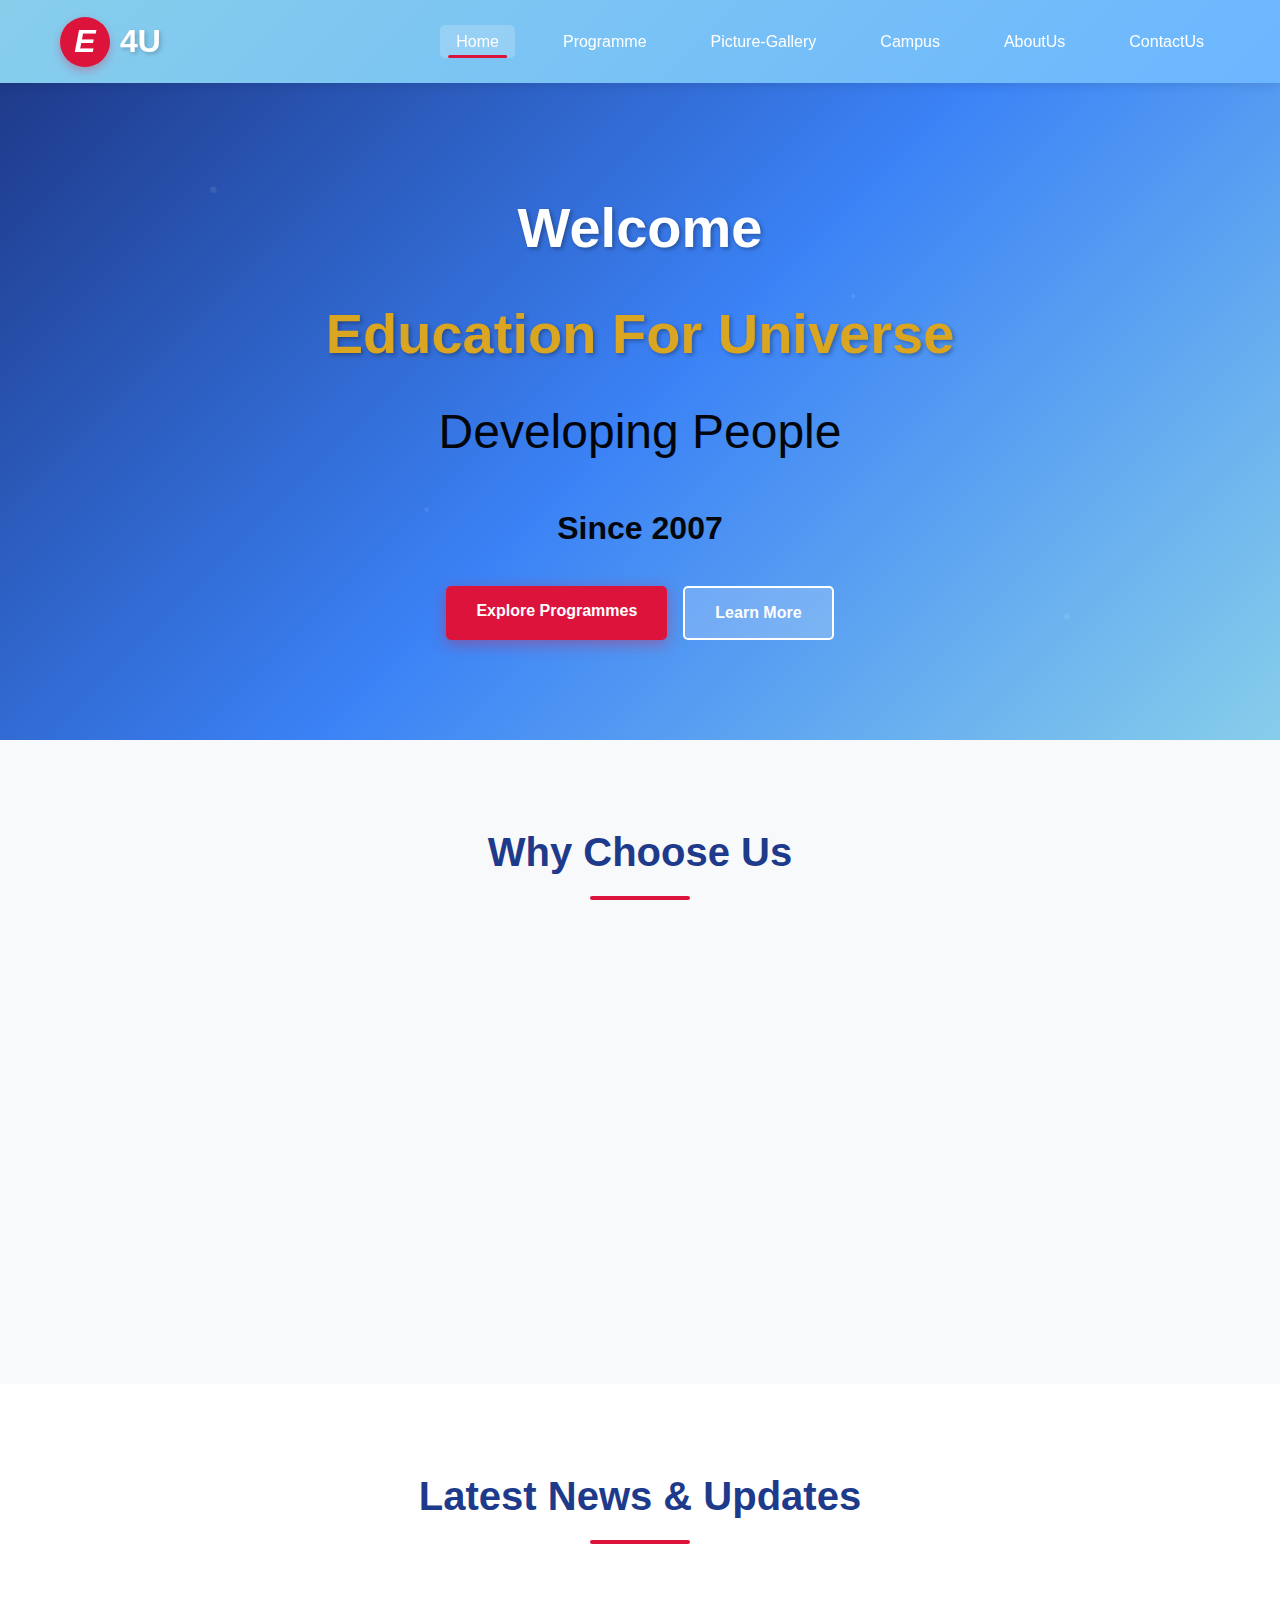
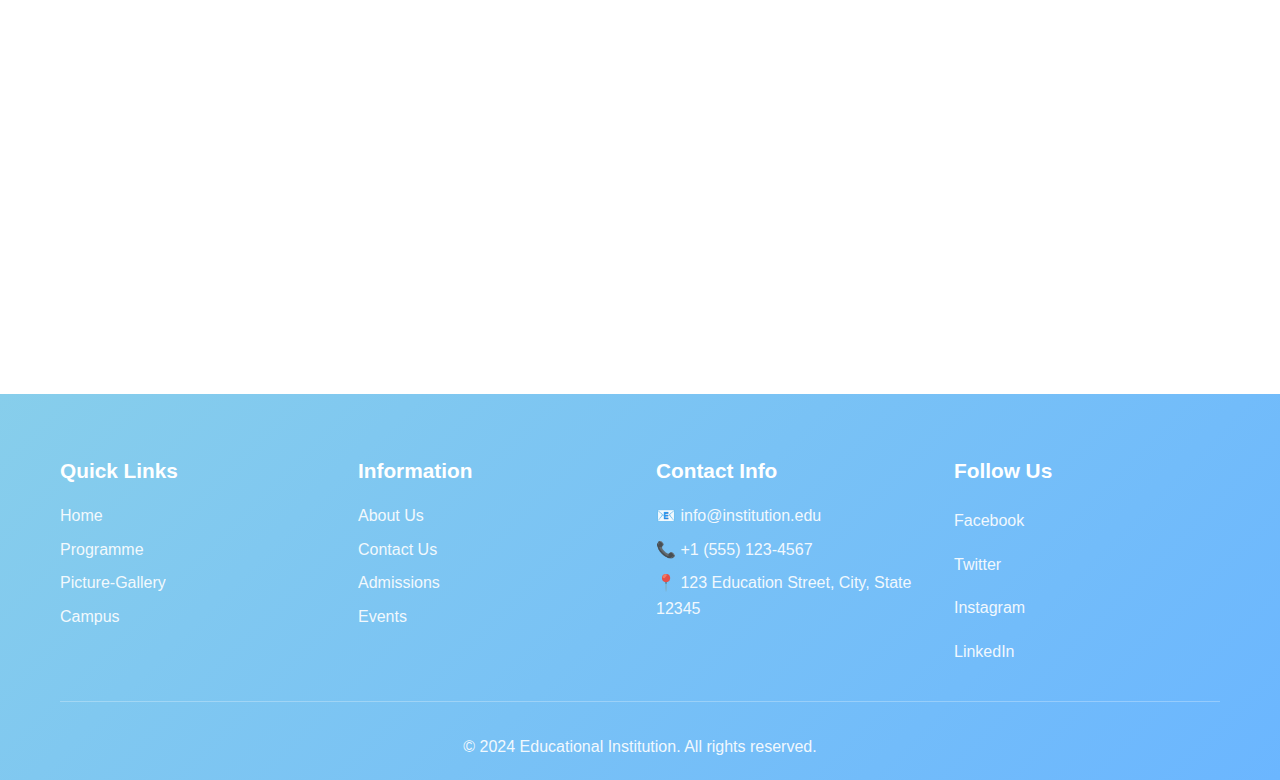
<file: index.html>
<!DOCTYPE html>
<html lang="en">
<head>
    <meta charset="UTF-8">
    <meta name="viewport" content="width=device-width, initial-scale=1.0">
    <title>Education For Universe</title>
    <link rel="stylesheet" href="styles.css">
</head>
<body>
    <!-- Header -->
    <header class="header">
        <div class="container">
            <div class="logo">
                <div class="logo-circle">E</div>
                <span class="logo-text">4U</span>
            </div>
            <nav class="navbar" id="navbar">
                <ul class="nav-menu" id="nav-menu">
                    <li><a href="index.html" class="nav-link active">Home</a></li>
                    <li><a href="programme.html" class="nav-link">Programme</a></li>
                    <li><a href="picture-gallery.html" class="nav-link">Picture-Gallery</a></li>
                    <li><a href="campus.html" class="nav-link">Campus</a></li>
                    <li><a href="aboutus.html" class="nav-link">AboutUs</a></li>
                    <li><a href="contactus.html" class="nav-link">ContactUs</a></li>
                </ul>
                <div class="hamburger" id="hamburger">
                    <span></span>
                    <span></span>
                    <span></span>
                </div>
            </nav>
        </div>
    </header>

    <!-- Main Content -->
    <main class="main-content">
        <!-- Hero Section -->
        <section class="hero">
            <div class="hero-overlay"></div>
            <div class="hero-content">
                 <h1 class="hero-title">Welcome</h1>
                <h1 class="hero-title"style="color: goldenrod;">Education For Universe</h1>
                <p class="hero-subtitle" style="font-size: 300%;color: black;">Developing People</p>
                <h1 class="hero-subtitle" style="color: black;font-size: 200%;" >Since 2007</h1>
                <div class="hero-buttons">
                    <a href="programme.html" class="btn btn-primary">Explore Programmes</a>
                    <a href="aboutus.html" class="btn btn-secondary">Learn More</a>
                </div>
            </div>
        </section>

        <!-- Features Section -->
        <section class="features">
            <div class="container">
                <h2 class="section-title">Why Choose Us</h2>
                <div class="features-grid">
                    <div class="feature-card">
                        <div class="feature-icon">📚</div>
                        <h3>Quality Education</h3>
                        <p>Comprehensive curriculum designed to prepare students for success in their chosen fields.</p>
                    </div>
                    <div class="feature-card">
                        <div class="feature-icon">🎓</div>
                        <h3>Expert Faculty</h3>
                        <p>Learn from experienced professionals and industry experts dedicated to your success.</p>
                    </div>
                    <div class="feature-card">
                        <div class="feature-icon">🏆</div>
                        <h3>Excellence</h3>
                        <p>Commitment to academic excellence and continuous improvement in all programs.</p>
                    </div>
                    <div class="feature-card">
                        <div class="feature-icon">🌐</div>
                        <h3>Modern Facilities</h3>
                        <p>State-of-the-art facilities and resources to support your learning journey.</p>
                    </div>
                </div>
            </div>
        </section>

        <!-- News Section -->
        <section class="news">
            <div class="container">
                <h2 class="section-title">Latest News & Updates</h2>
                <div class="news-grid">
                    <article class="news-card">
                        <div class="news-date">Dec 27, 2024</div>
                        <h3>New Programme Launch</h3>
                        <p>We're excited to announce our new innovative programme starting next semester.</p>
                        <a href="programme.html" class="read-more">Read More →</a>
                    </article>
                    <article class="news-card">
                        <div class="news-date">Dec 20, 2024</div>
                        <h3>Campus Expansion</h3>
                        <p>Our new state-of-the-art facilities are now open for students and faculty.</p>
                        <a href="campus.html" class="read-more">Read More →</a>
                    </article>
                    <article class="news-card">
                        <div class="news-date">Dec 15, 2024</div>
                        <h3>Student Achievements</h3>
                        <p>Congratulations to our students for their outstanding achievements this year.</p>
                        <a href="picture-gallery.html" class="read-more">Read More →</a>
                    </article>
                </div>
            </div>
        </section>
    </main>

    <!-- Footer -->
    <footer class="footer">
        <div class="container">
            <div class="footer-content">
                <div class="footer-section">
                    <h3>Quick Links</h3>
                    <ul>
                        <li><a href="index.html">Home</a></li>
                        <li><a href="programme.html">Programme</a></li>
                        <li><a href="picture-gallery.html">Picture-Gallery</a></li>
                        <li><a href="campus.html">Campus</a></li>
                    </ul>
                </div>
                <div class="footer-section">
                    <h3>Information</h3>
                    <ul>
                        <li><a href="aboutus.html">About Us</a></li>
                        <li><a href="contactus.html">Contact Us</a></li>
                        <li><a href="#">Admissions</a></li>
                        <li><a href="#">Events</a></li>
                    </ul>
                </div>
                <div class="footer-section">
                    <h3>Contact Info</h3>
                    <p>📧 info@institution.edu</p>
                    <p>📞 +1 (555) 123-4567</p>
                    <p>📍 123 Education Street, City, State 12345</p>
                </div>
                <div class="footer-section">
                    <h3>Follow Us</h3>
                    <div class="social-links">
                        <a href="#" class="social-link">Facebook</a>
                        <a href="#" class="social-link">Twitter</a>
                        <a href="#" class="social-link">Instagram</a>
                        <a href="#" class="social-link">LinkedIn</a>
                    </div>
                </div>
            </div>
            <div class="footer-bottom">
                <p>&copy; 2024 Educational Institution. All rights reserved.</p>
            </div>
        </div>
    </footer>

    <script src="script.js"></script>
</body>
</html>
</file>
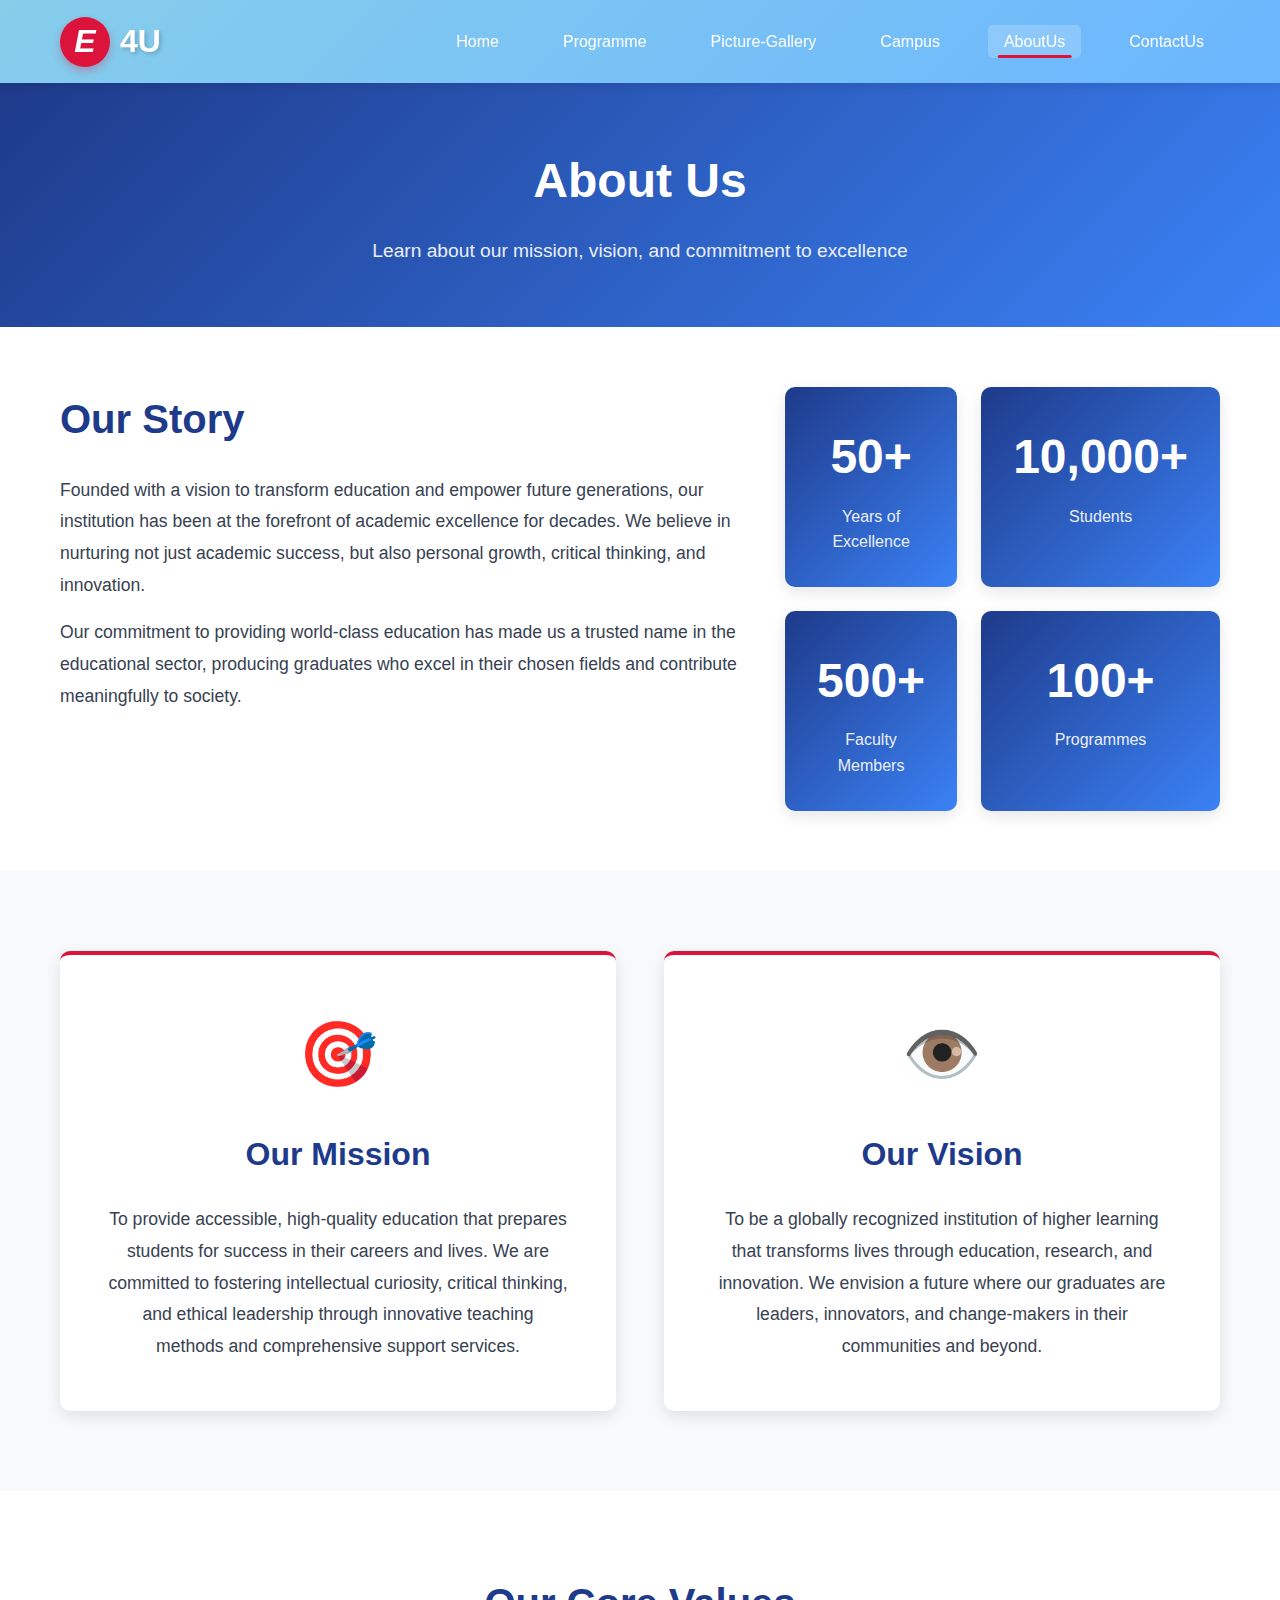
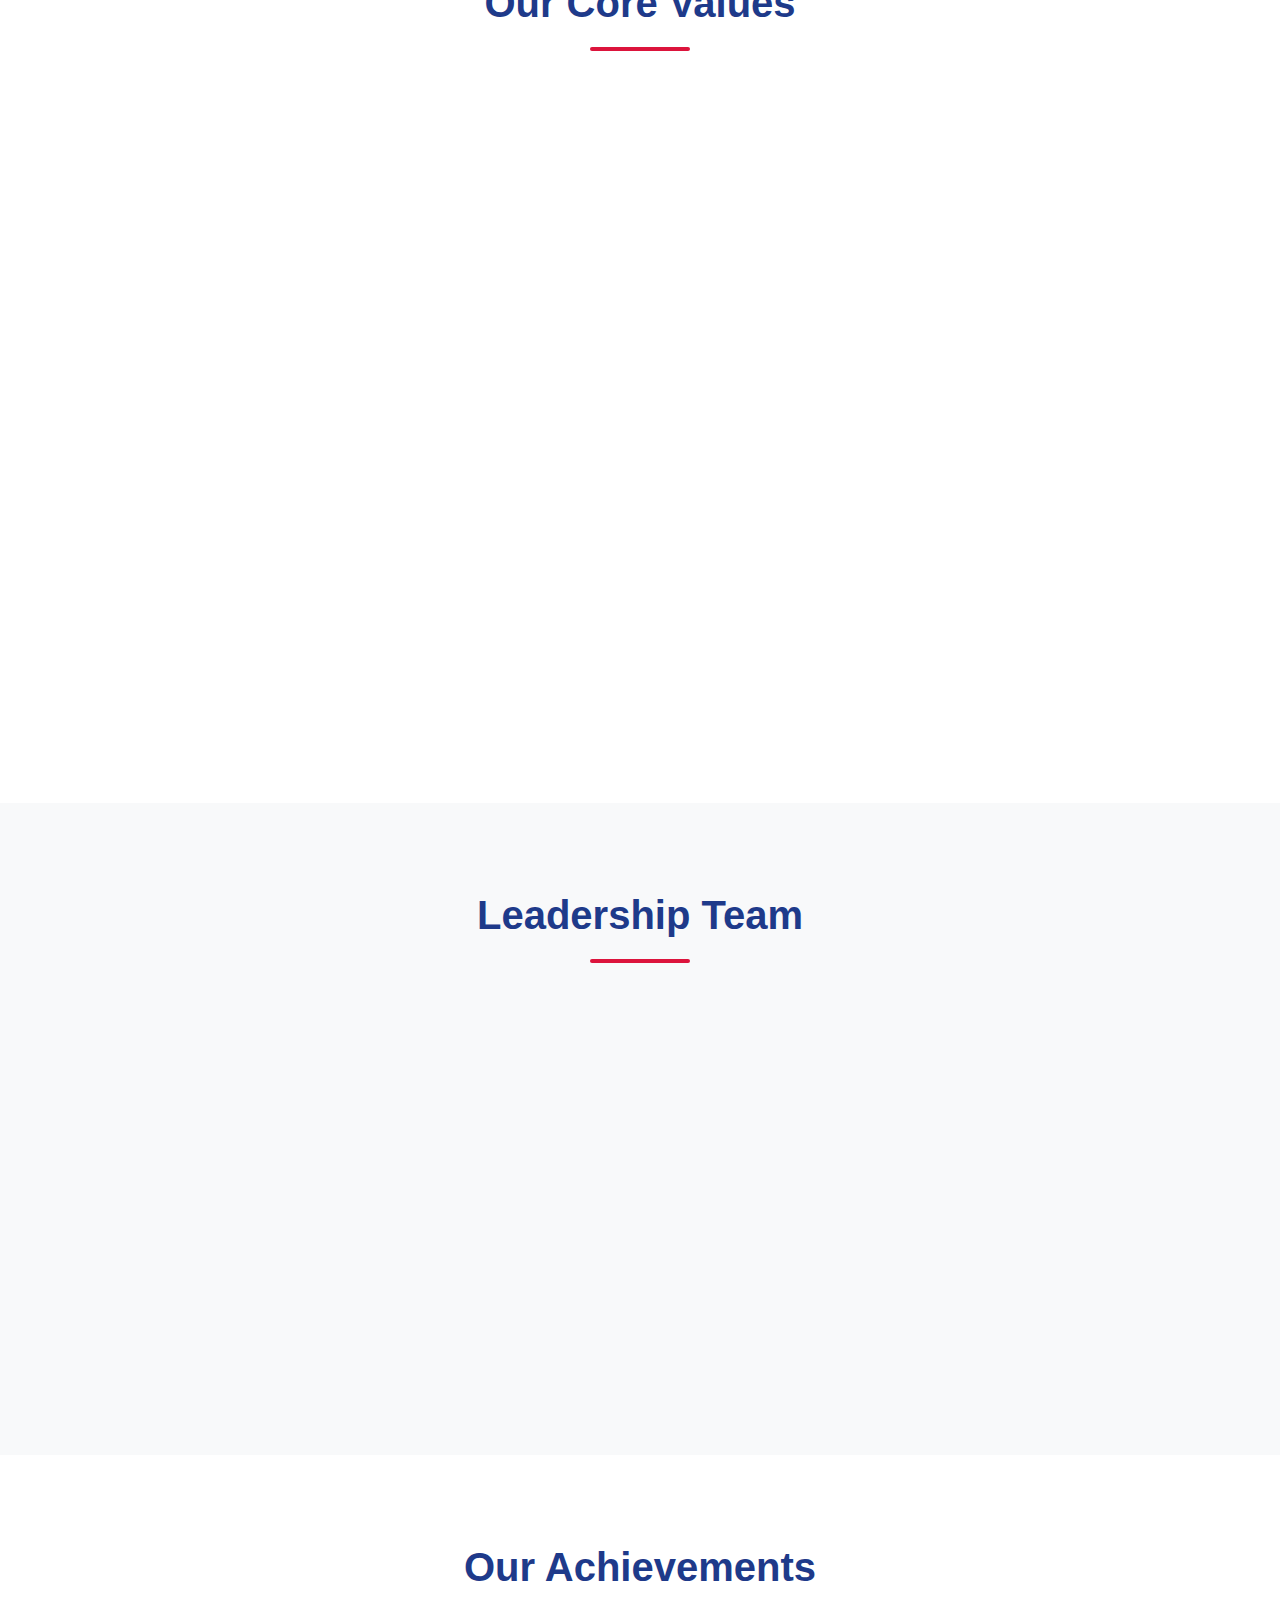
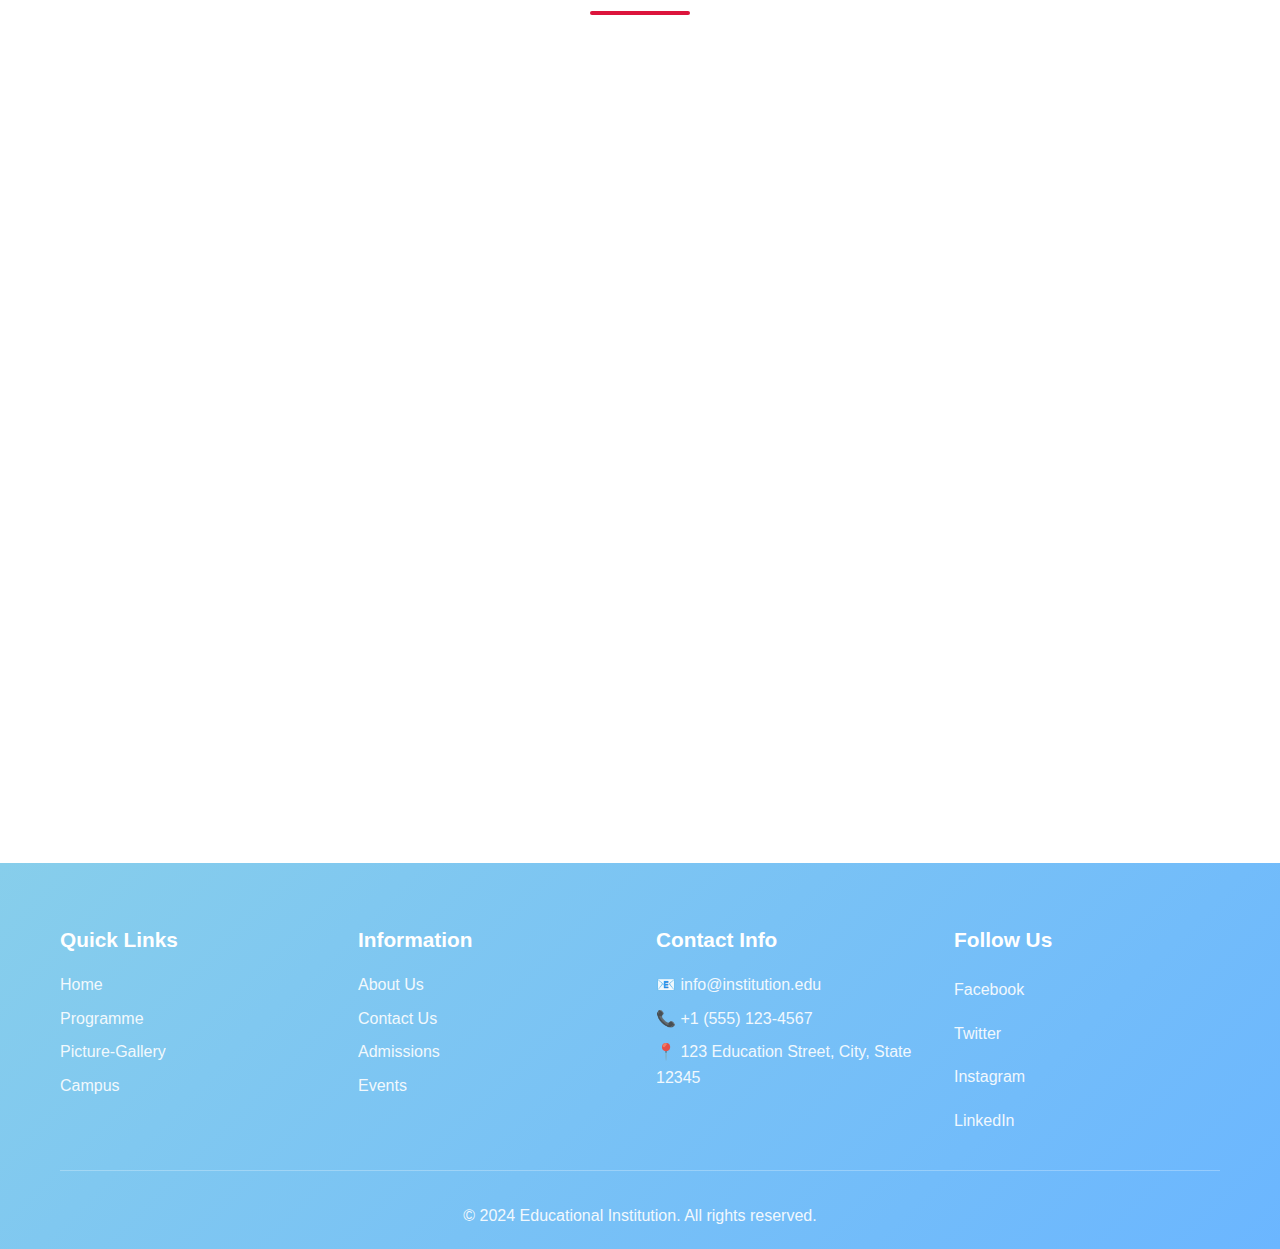
<file: aboutus.html>
<!DOCTYPE html>
<html lang="en">
<head>
    <meta charset="UTF-8">
    <meta name="viewport" content="width=device-width, initial-scale=1.0">
    <title>About Us - Educational Institution</title>
    <link rel="stylesheet" href="styles.css">
</head>
<body>
    <!-- Header -->
    <header class="header">
        <div class="container">
            <div class="logo">
                <div class="logo-circle">E</div>
                <span class="logo-text">4U</span>
            </div>
            <nav class="navbar" id="navbar">
                <ul class="nav-menu" id="nav-menu">
                    <li><a href="index.html" class="nav-link">Home</a></li>
                    <li><a href="programme.html" class="nav-link">Programme</a></li>
                    <li><a href="picture-gallery.html" class="nav-link">Picture-Gallery</a></li>
                    <li><a href="campus.html" class="nav-link">Campus</a></li>
                    <li><a href="aboutus.html" class="nav-link active">AboutUs</a></li>
                    <li><a href="contactus.html" class="nav-link">ContactUs</a></li>
                </ul>
                <div class="hamburger" id="hamburger">
                    <span></span>
                    <span></span>
                    <span></span>
                </div>
            </nav>
        </div>
    </header>

    <!-- Main Content -->
    <main class="main-content">
        <section class="page-header">
            <div class="container">
                <h1>About Us</h1>
                <p>Learn about our mission, vision, and commitment to excellence</p>
            </div>
        </section>

        <section class="about-intro">
            <div class="container">
                <div class="about-content">
                    <div class="about-text">
                        <h2>Our Story</h2>
                        <p>Founded with a vision to transform education and empower future generations, our institution has been at the forefront of academic excellence for decades. We believe in nurturing not just academic success, but also personal growth, critical thinking, and innovation.</p>
                        <p>Our commitment to providing world-class education has made us a trusted name in the educational sector, producing graduates who excel in their chosen fields and contribute meaningfully to society.</p>
                    </div>
                    <div class="about-stats">
                        <div class="stat-item">
                            <div class="stat-number">50+</div>
                            <div class="stat-label">Years of Excellence</div>
                        </div>
                        <div class="stat-item">
                            <div class="stat-number">10,000+</div>
                            <div class="stat-label">Students</div>
                        </div>
                        <div class="stat-item">
                            <div class="stat-number">500+</div>
                            <div class="stat-label">Faculty Members</div>
                        </div>
                        <div class="stat-item">
                            <div class="stat-number">100+</div>
                            <div class="stat-label">Programmes</div>
                        </div>
                    </div>
                </div>
            </div>
        </section>

        <section class="mission-vision">
            <div class="container">
                <div class="mv-grid">
                    <div class="mv-card">
                        <div class="mv-icon">🎯</div>
                        <h2>Our Mission</h2>
                        <p>To provide accessible, high-quality education that prepares students for success in their careers and lives. We are committed to fostering intellectual curiosity, critical thinking, and ethical leadership through innovative teaching methods and comprehensive support services.</p>
                    </div>
                    <div class="mv-card">
                        <div class="mv-icon">👁️</div>
                        <h2>Our Vision</h2>
                        <p>To be a globally recognized institution of higher learning that transforms lives through education, research, and innovation. We envision a future where our graduates are leaders, innovators, and change-makers in their communities and beyond.</p>
                    </div>
                </div>
            </div>
        </section>

        <section class="values">
            <div class="container">
                <h2 class="section-title">Our Core Values</h2>
                <div class="values-grid">
                    <div class="value-card">
                        <div class="value-icon">✨</div>
                        <h3>Excellence</h3>
                        <p>We strive for excellence in all aspects of education, research, and service.</p>
                    </div>
                    <div class="value-card">
                        <div class="value-icon">🤝</div>
                        <h3>Integrity</h3>
                        <p>We maintain the highest standards of honesty, ethics, and transparency.</p>
                    </div>
                    <div class="value-card">
                        <div class="value-icon">🌍</div>
                        <h3>Diversity</h3>
                        <p>We celebrate and embrace diversity in all its forms within our community.</p>
                    </div>
                    <div class="value-card">
                        <div class="value-icon">💡</div>
                        <h3>Innovation</h3>
                        <p>We encourage creative thinking and innovative solutions to complex problems.</p>
                    </div>
                    <div class="value-card">
                        <div class="value-icon">❤️</div>
                        <h3>Respect</h3>
                        <p>We treat everyone with dignity, respect, and compassion.</p>
                    </div>
                    <div class="value-card">
                        <div class="value-icon">🚀</div>
                        <h3>Growth</h3>
                        <p>We are committed to continuous improvement and personal development.</p>
                    </div>
                </div>
            </div>
        </section>

        <section class="leadership">
            <div class="container">
                <h2 class="section-title">Leadership Team</h2>
                <div class="leadership-grid">
                    <div class="leader-card">
                        <div class="leader-avatar">👤</div>
                        <h3>Dr. John Smith</h3>
                        <p class="leader-title">President</p>
                        <p>Leading our institution with vision and dedication for over 10 years.</p>
                    </div>
                    <div class="leader-card">
                        <div class="leader-avatar">👤</div>
                        <h3>Dr. Sarah Johnson</h3>
                        <p class="leader-title">Vice President Academic</p>
                        <p>Overseeing academic excellence and curriculum development.</p>
                    </div>
                    <div class="leader-card">
                        <div class="leader-avatar">👤</div>
                        <h3>Dr. Michael Brown</h3>
                        <p class="leader-title">Dean of Students</p>
                        <p>Ensuring student success and well-being across all programs.</p>
                    </div>
                    <div class="leader-card">
                        <div class="leader-avatar">👤</div>
                        <h3>Dr. Emily Davis</h3>
                        <p class="leader-title">Director of Research</p>
                        <p>Promoting research excellence and innovation initiatives.</p>
                    </div>
                </div>
            </div>
        </section>

        <section class="achievements">
            <div class="container">
                <h2 class="section-title">Our Achievements</h2>
                <div class="achievements-list">
                    <div class="achievement-item">
                        <div class="achievement-icon">🏆</div>
                        <div class="achievement-content">
                            <h3>Top Ranked Institution</h3>
                            <p>Ranked among the top 10 educational institutions in the region for five consecutive years.</p>
                        </div>
                    </div>
                    <div class="achievement-item">
                        <div class="achievement-icon">🌟</div>
                        <div class="achievement-content">
                            <h3>Accreditation Excellence</h3>
                            <p>Fully accredited by leading educational accreditation bodies with outstanding ratings.</p>
                        </div>
                    </div>
                    <div class="achievement-item">
                        <div class="achievement-icon">📊</div>
                        <div class="achievement-content">
                            <h3>High Employment Rate</h3>
                            <p>95% of our graduates secure employment within six months of graduation.</p>
                        </div>
                    </div>
                    <div class="achievement-item">
                        <div class="achievement-icon">🔬</div>
                        <div class="achievement-content">
                            <h3>Research Excellence</h3>
                            <p>Over 500 research publications and numerous patents in the past five years.</p>
                        </div>
                    </div>
                </div>
            </div>
        </section>
    </main>

    <!-- Footer -->
    <footer class="footer">
        <div class="container">
            <div class="footer-content">
                <div class="footer-section">
                    <h3>Quick Links</h3>
                    <ul>
                        <li><a href="index.html">Home</a></li>
                        <li><a href="programme.html">Programme</a></li>
                        <li><a href="picture-gallery.html">Picture-Gallery</a></li>
                        <li><a href="campus.html">Campus</a></li>
                    </ul>
                </div>
                <div class="footer-section">
                    <h3>Information</h3>
                    <ul>
                        <li><a href="aboutus.html">About Us</a></li>
                        <li><a href="contactus.html">Contact Us</a></li>
                        <li><a href="#">Admissions</a></li>
                        <li><a href="#">Events</a></li>
                    </ul>
                </div>
                <div class="footer-section">
                    <h3>Contact Info</h3>
                    <p>📧 info@institution.edu</p>
                    <p>📞 +1 (555) 123-4567</p>
                    <p>📍 123 Education Street, City, State 12345</p>
                </div>
                <div class="footer-section">
                    <h3>Follow Us</h3>
                    <div class="social-links">
                        <a href="#" class="social-link">Facebook</a>
                        <a href="#" class="social-link">Twitter</a>
                        <a href="#" class="social-link">Instagram</a>
                        <a href="#" class="social-link">LinkedIn</a>
                    </div>
                </div>
            </div>
            <div class="footer-bottom">
                <p>&copy; 2024 Educational Institution. All rights reserved.</p>
            </div>
        </div>
    </footer>

    <script src="script.js"></script>
</body>
</html>
</file>
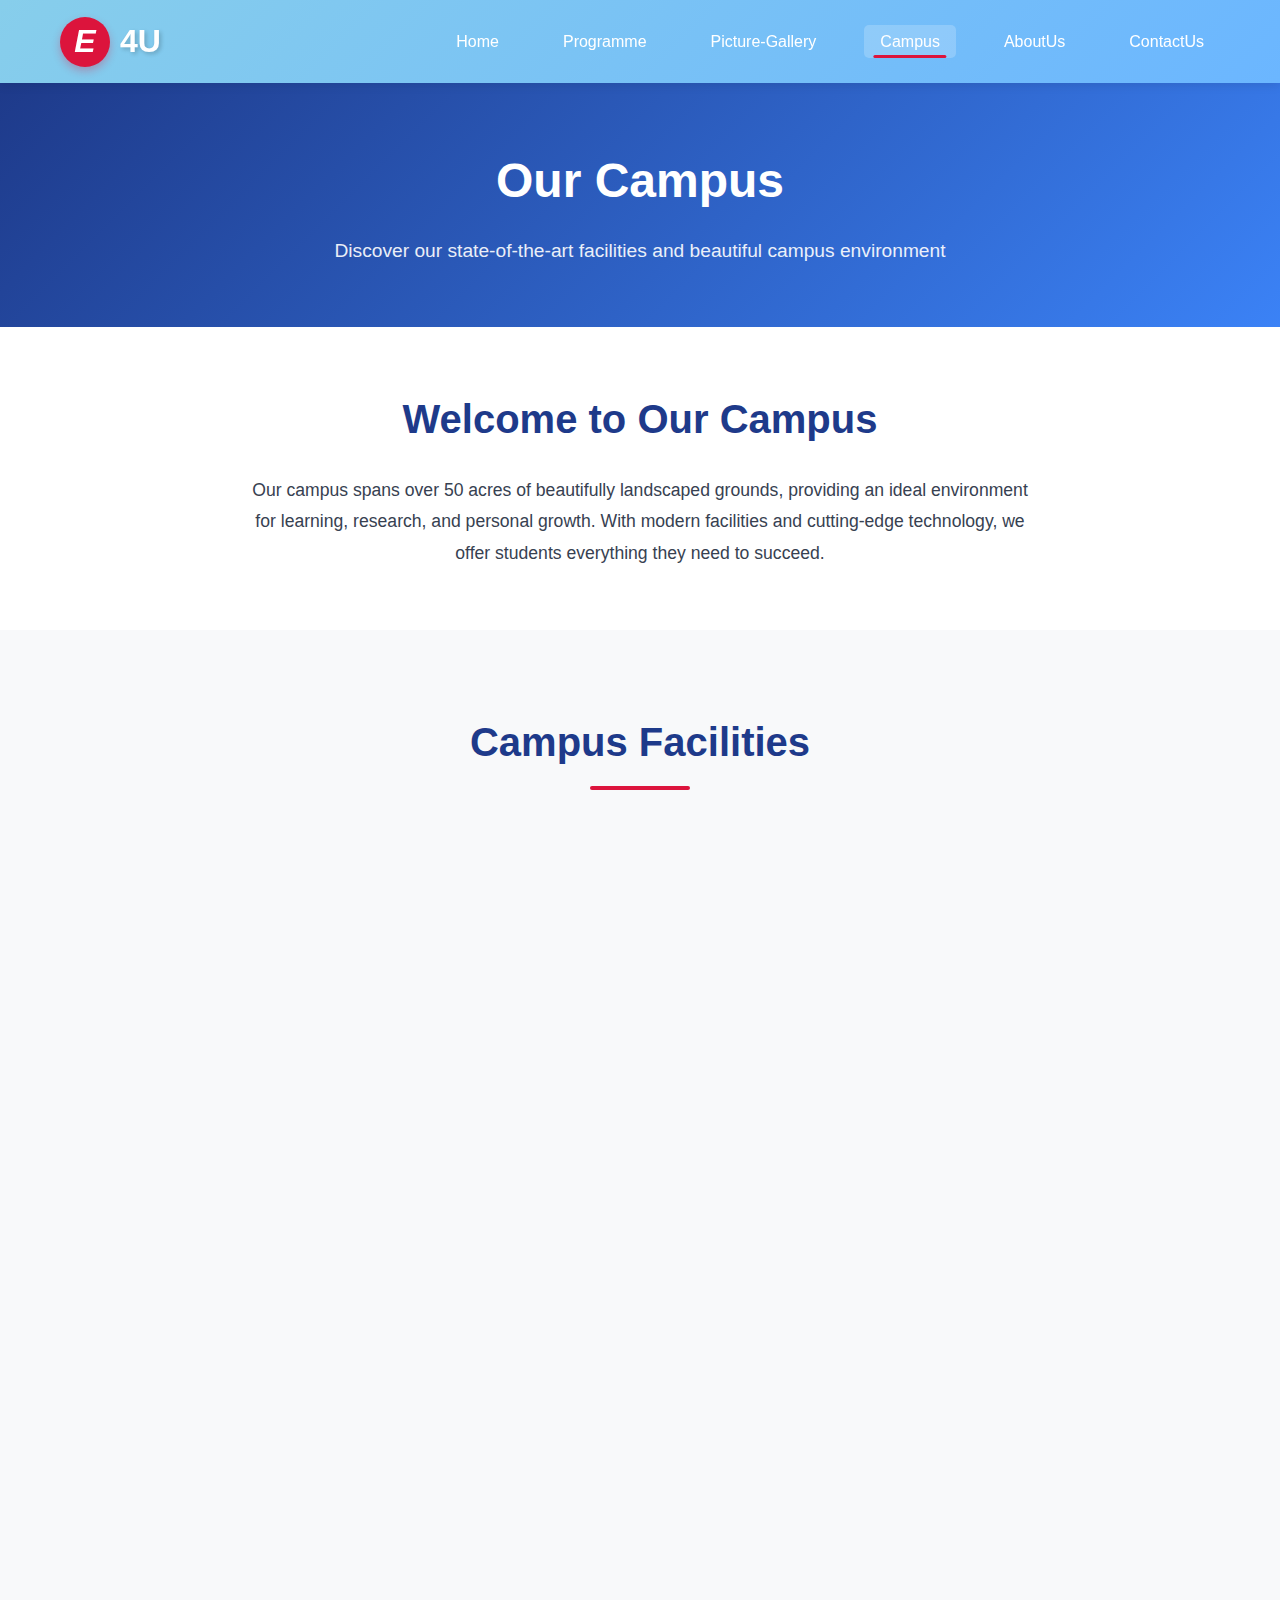
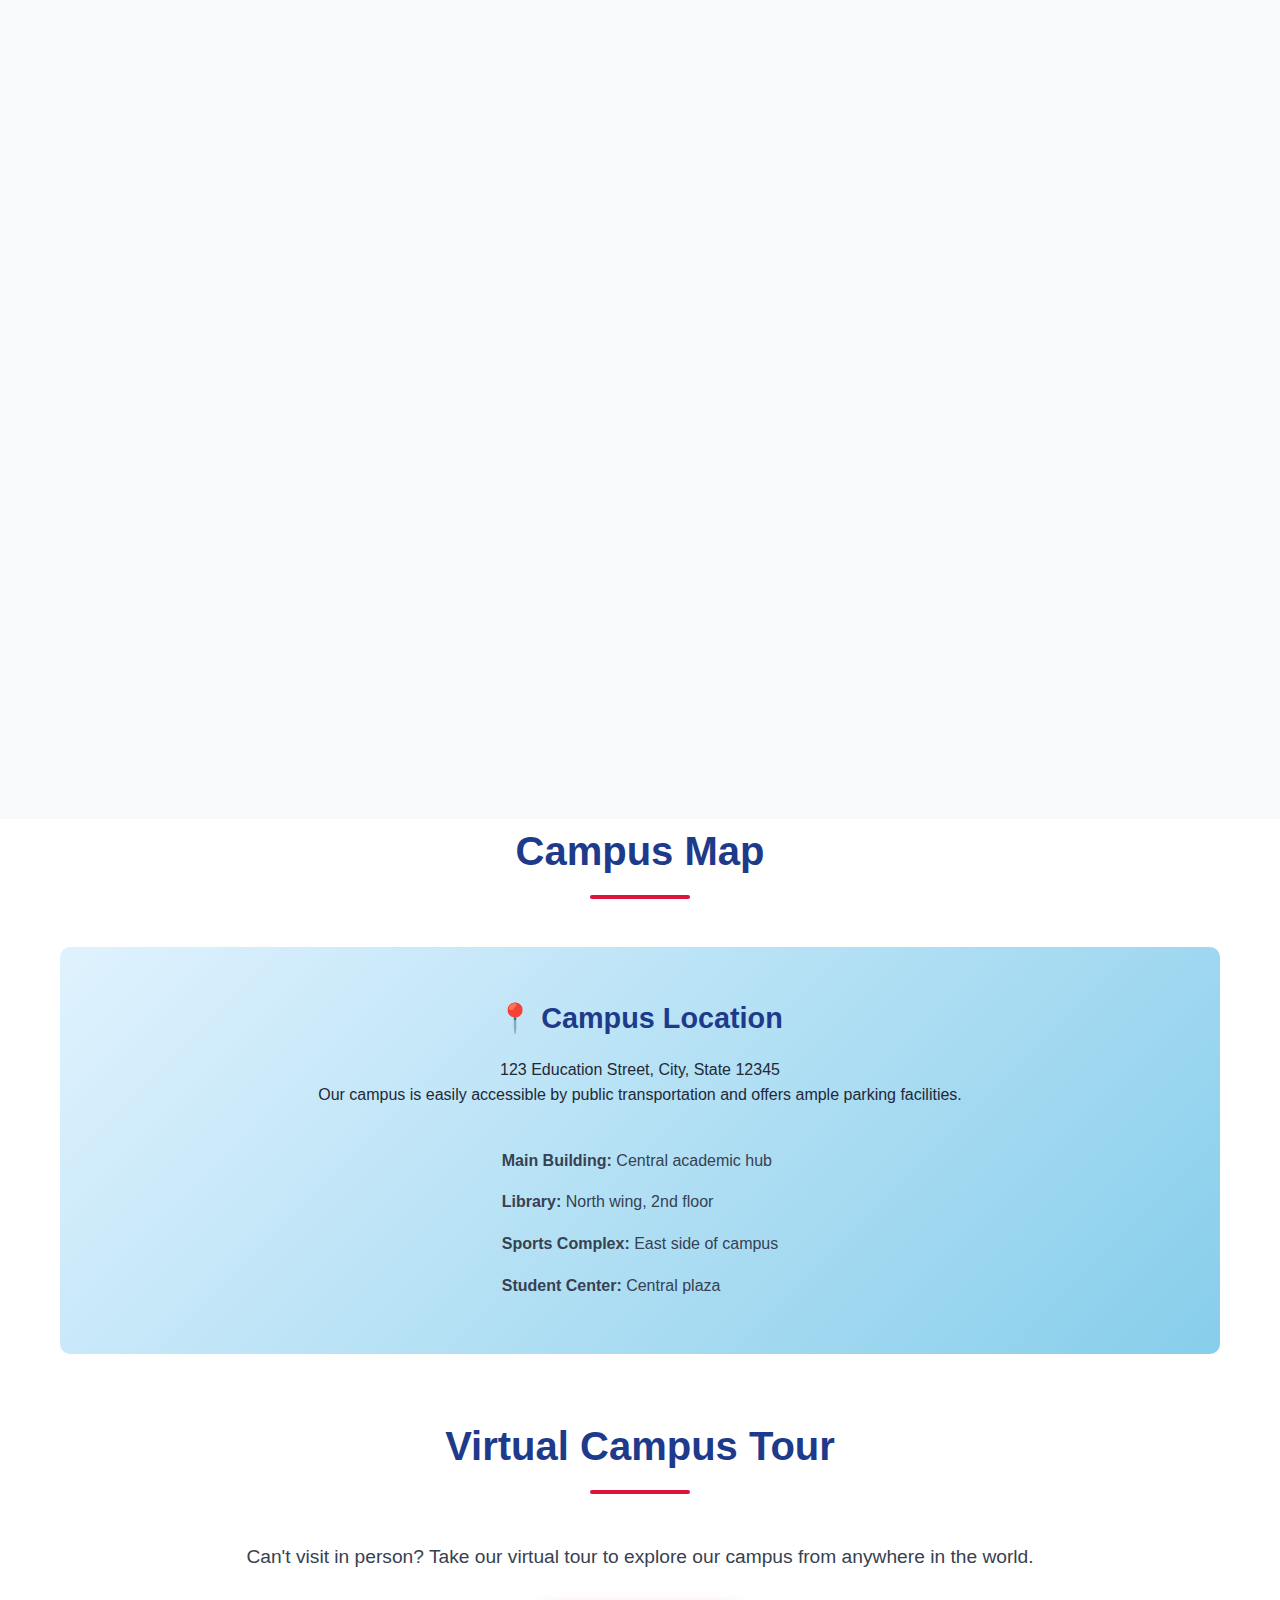
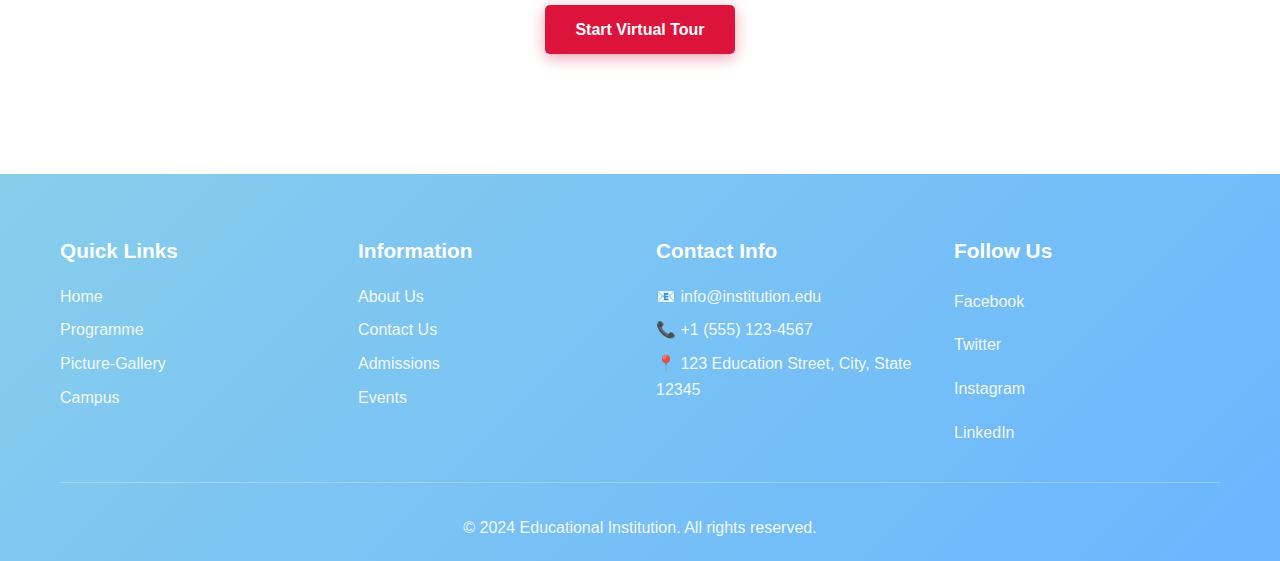
<file: campus.html>
<!DOCTYPE html>
<html lang="en">
<head>
    <meta charset="UTF-8">
    <meta name="viewport" content="width=device-width, initial-scale=1.0">
    <title>Campus - Educational Institution</title>
    <link rel="stylesheet" href="styles.css">
</head>
<body>
    <!-- Header -->
    <header class="header">
        <div class="container">
            <div class="logo">
                <div class="logo-circle">E</div>
                <span class="logo-text">4U</span>
            </div>
            <nav class="navbar" id="navbar">
                <ul class="nav-menu" id="nav-menu">
                    <li><a href="index.html" class="nav-link">Home</a></li>
                    <li><a href="programme.html" class="nav-link">Programme</a></li>
                    <li><a href="picture-gallery.html" class="nav-link">Picture-Gallery</a></li>
                    <li><a href="campus.html" class="nav-link active">Campus</a></li>
                    <li><a href="aboutus.html" class="nav-link">AboutUs</a></li>
                    <li><a href="contactus.html" class="nav-link">ContactUs</a></li>
                </ul>
                <div class="hamburger" id="hamburger">
                    <span></span>
                    <span></span>
                    <span></span>
                </div>
            </nav>
        </div>
    </header>

    <!-- Main Content -->
    <main class="main-content">
        <section class="page-header">
            <div class="container">
                <h1>Our Campus</h1>
                <p>Discover our state-of-the-art facilities and beautiful campus environment</p>
            </div>
        </section>

        <section class="campus-overview">
            <div class="container">
                <div class="campus-intro">
                    <h2>Welcome to Our Campus</h2>
                    <p>Our campus spans over 50 acres of beautifully landscaped grounds, providing an ideal environment for learning, research, and personal growth. With modern facilities and cutting-edge technology, we offer students everything they need to succeed.</p>
                </div>
            </div>
        </section>

        <section class="facilities">
            <div class="container">
                <h2 class="section-title">Campus Facilities</h2>
                <div class="facilities-grid">
                    <div class="facility-card">
                        <div class="facility-icon">📚</div>
                        <h3>Library & Learning Center</h3>
                        <p>Our extensive library houses over 100,000 books, digital resources, and quiet study spaces. Open 24/7 during exam periods.</p>
                        <ul>
                            <li>100,000+ Books</li>
                            <li>Digital Resources</li>
                            <li>Study Rooms</li>
                            <li>Computer Access</li>
                        </ul>
                    </div>
                    <div class="facility-card">
                        <div class="facility-icon">🔬</div>
                        <h3>Science Laboratories</h3>
                        <p>State-of-the-art laboratories equipped with the latest technology for physics, chemistry, biology, and engineering research.</p>
                        <ul>
                            <li>Modern Equipment</li>
                            <li>Safety Standards</li>
                            <li>Research Support</li>
                            <li>Expert Supervision</li>
                        </ul>
                    </div>
                    <div class="facility-card">
                        <div class="facility-icon">💻</div>
                        <h3>Computer Labs</h3>
                        <p>Fully equipped computer laboratories with high-speed internet and the latest software for all your computing needs.</p>
                        <ul>
                            <li>High-Speed Internet</li>
                            <li>Latest Software</li>
                            <li>24/7 Access</li>
                            <li>Technical Support</li>
                        </ul>
                    </div>
                    <div class="facility-card">
                        <div class="facility-icon">🏃</div>
                        <h3>Sports Complex</h3>
                        <p>Comprehensive sports facilities including gymnasium, swimming pool, tennis courts, and outdoor fields for various sports.</p>
                        <ul>
                            <li>Gymnasium</li>
                            <li>Swimming Pool</li>
                            <li>Tennis Courts</li>
                            <li>Outdoor Fields</li>
                        </ul>
                    </div>
                    <div class="facility-card">
                        <div class="facility-icon">🍽️</div>
                        <h3>Dining Facilities</h3>
                        <p>Multiple dining options including cafeteria, coffee shops, and food courts offering diverse cuisines and healthy meal options.</p>
                        <ul>
                            <li>Main Cafeteria</li>
                            <li>Coffee Shops</li>
                            <li>Food Courts</li>
                            <li>Healthy Options</li>
                        </ul>
                    </div>
                    <div class="facility-card">
                        <div class="facility-icon">🏠</div>
                        <h3>Student Housing</h3>
                        <p>Comfortable on-campus housing with modern amenities, study areas, and 24/7 security for a safe living environment.</p>
                        <ul>
                            <li>Modern Dormitories</li>
                            <li>Study Areas</li>
                            <li>24/7 Security</li>
                            <li>Recreation Rooms</li>
                        </ul>
                    </div>
                    <div class="facility-card">
                        <div class="facility-icon">🎭</div>
                        <h3>Arts & Culture Center</h3>
                        <p>Dedicated spaces for performing arts, exhibitions, and cultural events including theater, art galleries, and music rooms.</p>
                        <ul>
                            <li>Theater</li>
                            <li>Art Galleries</li>
                            <li>Music Rooms</li>
                            <li>Exhibition Spaces</li>
                        </ul>
                    </div>
                    <div class="facility-card">
                        <div class="facility-icon">🏥</div>
                        <h3>Health & Wellness Center</h3>
                        <p>On-campus health center providing medical services, counseling, and wellness programs for students and staff.</p>
                        <ul>
                            <li>Medical Services</li>
                            <li>Counseling</li>
                            <li>Wellness Programs</li>
                            <li>Emergency Care</li>
                        </ul>
                    </div>
                </div>
            </div>
        </section>

        <section class="campus-map">
            <div class="container">
                <h2 class="section-title">Campus Map</h2>
                <div class="map-container">
                    <div class="map-placeholder">
                        <div class="map-info">
                            <h3>📍 Campus Location</h3>
                            <p>123 Education Street, City, State 12345</p>
                            <p>Our campus is easily accessible by public transportation and offers ample parking facilities.</p>
                            <div class="map-features">
                                <div class="map-feature">
                                    <strong>Main Building:</strong> Central academic hub
                                </div>
                                <div class="map-feature">
                                    <strong>Library:</strong> North wing, 2nd floor
                                </div>
                                <div class="map-feature">
                                    <strong>Sports Complex:</strong> East side of campus
                                </div>
                                <div class="map-feature">
                                    <strong>Student Center:</strong> Central plaza
                                </div>
                            </div>
                        </div>
                    </div>
                </div>
            </div>
        </section>

        <section class="virtual-tour">
            <div class="container">
                <h2 class="section-title">Virtual Campus Tour</h2>
                <div class="tour-content">
                    <p>Can't visit in person? Take our virtual tour to explore our campus from anywhere in the world.</p>
                    <a href="#" class="btn btn-primary">Start Virtual Tour</a>
                </div>
            </div>
        </section>
    </main>

    <!-- Footer -->
    <footer class="footer">
        <div class="container">
            <div class="footer-content">
                <div class="footer-section">
                    <h3>Quick Links</h3>
                    <ul>
                        <li><a href="index.html">Home</a></li>
                        <li><a href="programme.html">Programme</a></li>
                        <li><a href="picture-gallery.html">Picture-Gallery</a></li>
                        <li><a href="campus.html">Campus</a></li>
                    </ul>
                </div>
                <div class="footer-section">
                    <h3>Information</h3>
                    <ul>
                        <li><a href="aboutus.html">About Us</a></li>
                        <li><a href="contactus.html">Contact Us</a></li>
                        <li><a href="#">Admissions</a></li>
                        <li><a href="#">Events</a></li>
                    </ul>
                </div>
                <div class="footer-section">
                    <h3>Contact Info</h3>
                    <p>📧 info@institution.edu</p>
                    <p>📞 +1 (555) 123-4567</p>
                    <p>📍 123 Education Street, City, State 12345</p>
                </div>
                <div class="footer-section">
                    <h3>Follow Us</h3>
                    <div class="social-links">
                        <a href="#" class="social-link">Facebook</a>
                        <a href="#" class="social-link">Twitter</a>
                        <a href="#" class="social-link">Instagram</a>
                        <a href="#" class="social-link">LinkedIn</a>
                    </div>
                </div>
            </div>
            <div class="footer-bottom">
                <p>&copy; 2024 Educational Institution. All rights reserved.</p>
            </div>
        </div>
    </footer>

    <script src="script.js"></script>
</body>
</html>
</file>
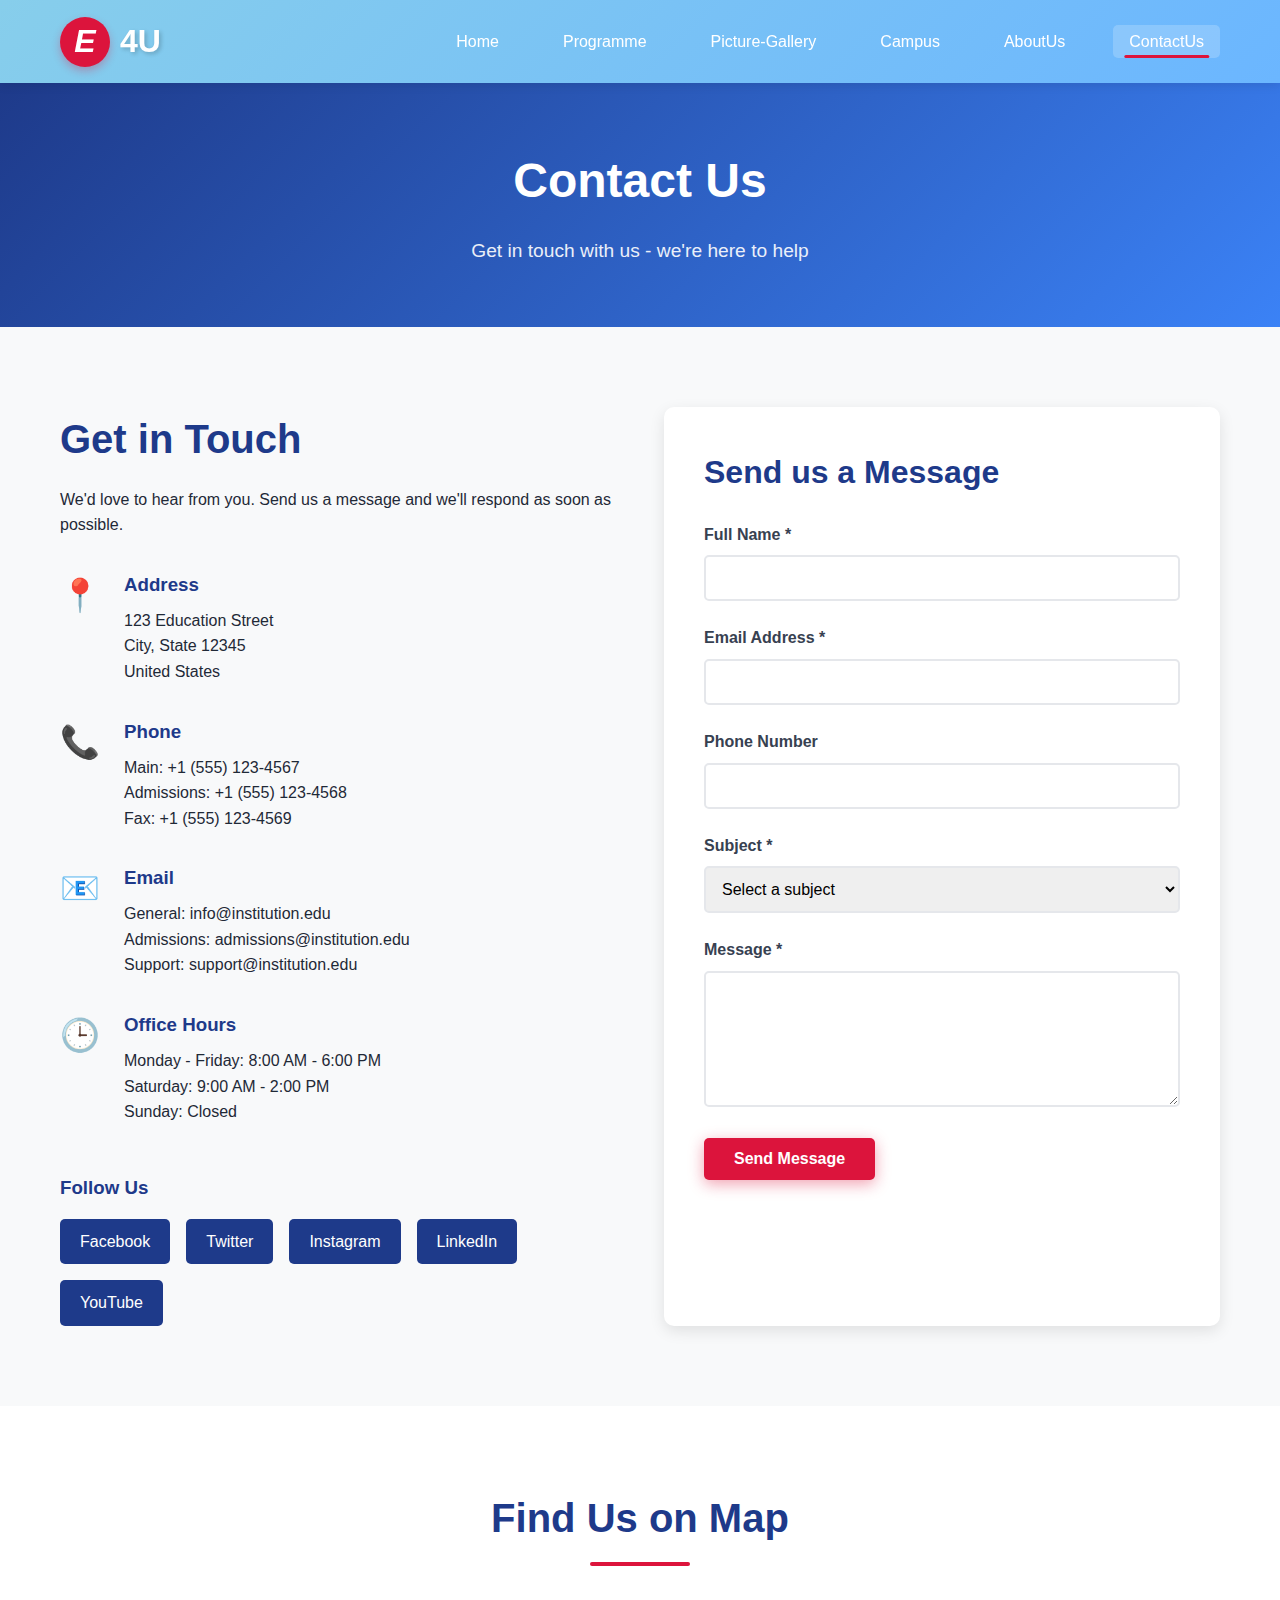
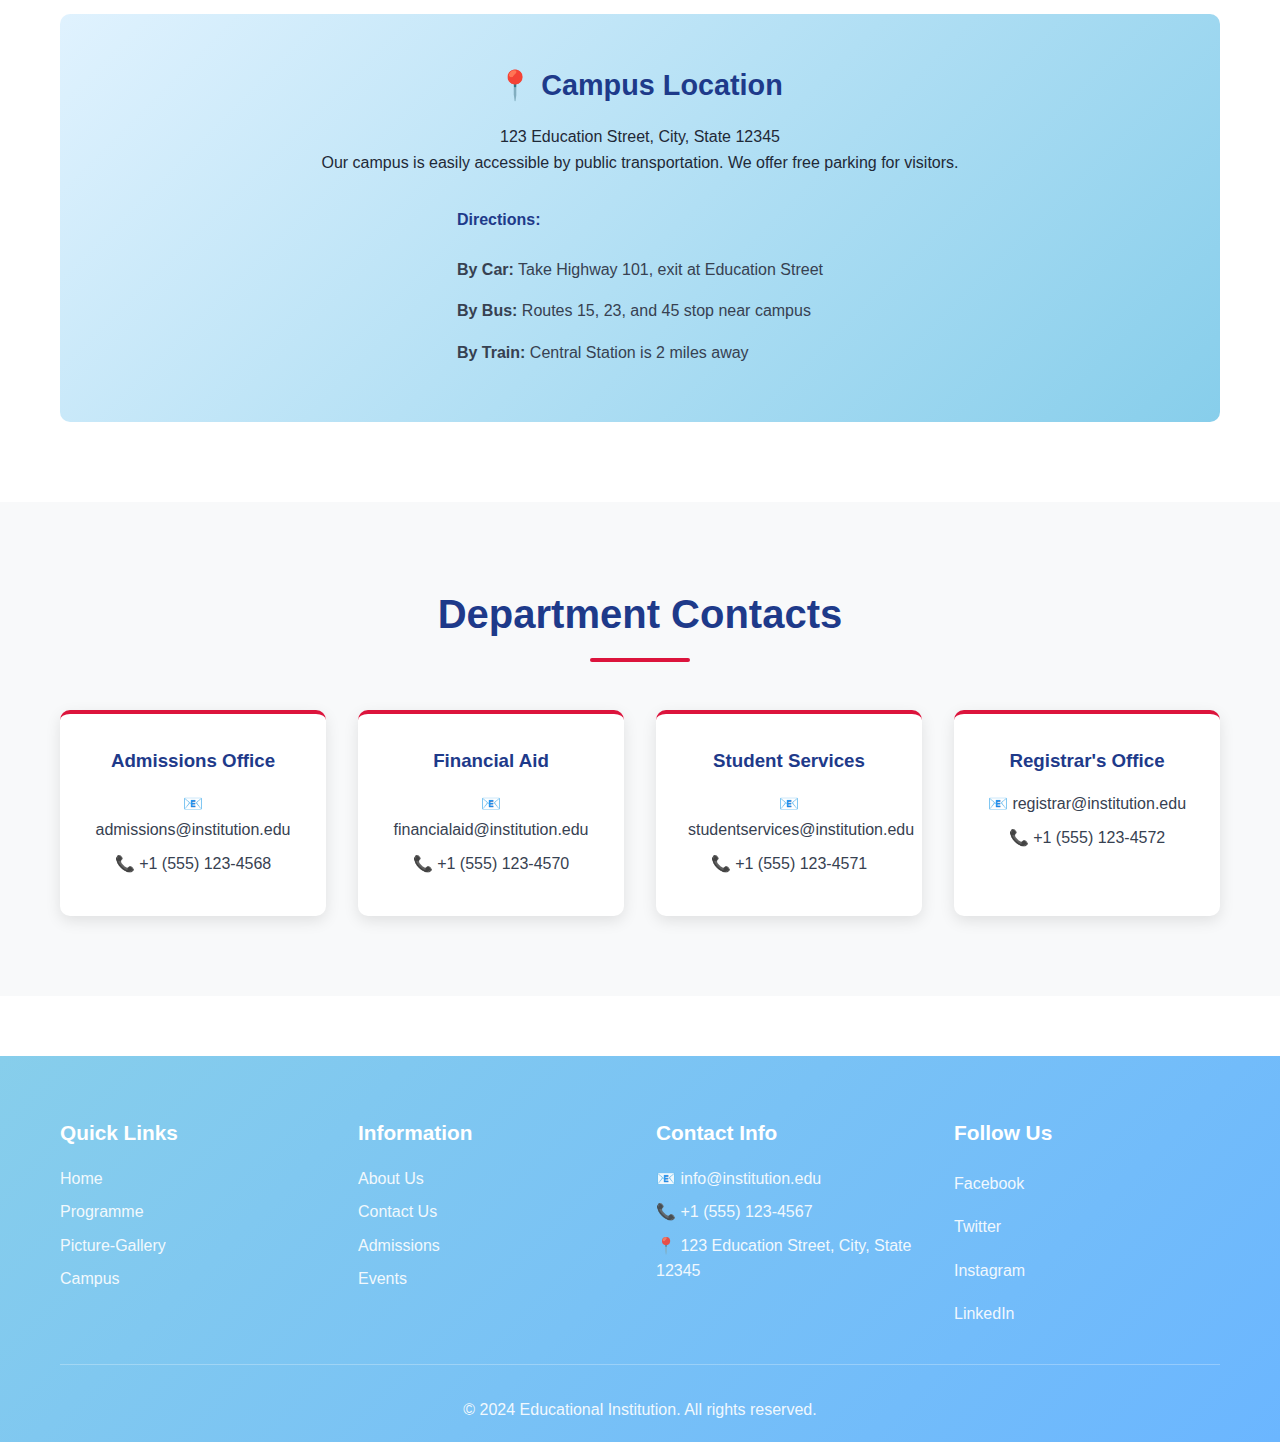
<file: contactus.html>
<!DOCTYPE html>
<html lang="en">
<head>
    <meta charset="UTF-8">
    <meta name="viewport" content="width=device-width, initial-scale=1.0">
    <title>Contact Us - Educational Institution</title>
    <link rel="stylesheet" href="styles.css">
</head>
<body>
    <!-- Header -->
    <header class="header">
        <div class="container">
            <div class="logo">
                <div class="logo-circle">E</div>
                <span class="logo-text">4U</span>
            </div>
            <nav class="navbar" id="navbar">
                <ul class="nav-menu" id="nav-menu">
                    <li><a href="index.html" class="nav-link">Home</a></li>
                    <li><a href="programme.html" class="nav-link">Programme</a></li>
                    <li><a href="picture-gallery.html" class="nav-link">Picture-Gallery</a></li>
                    <li><a href="campus.html" class="nav-link">Campus</a></li>
                    <li><a href="aboutus.html" class="nav-link">AboutUs</a></li>
                    <li><a href="contactus.html" class="nav-link active">ContactUs</a></li>
                </ul>
                <div class="hamburger" id="hamburger">
                    <span></span>
                    <span></span>
                    <span></span>
                </div>
            </nav>
        </div>
    </header>

    <!-- Main Content -->
    <main class="main-content">
        <section class="page-header">
            <div class="container">
                <h1>Contact Us</h1>
                <p>Get in touch with us - we're here to help</p>
            </div>
        </section>

        <section class="contact-section">
            <div class="container">
                <div class="contact-wrapper">
                    <div class="contact-info">
                        <h2>Get in Touch</h2>
                        <p>We'd love to hear from you. Send us a message and we'll respond as soon as possible.</p>
                        
                        <div class="contact-details">
                            <div class="contact-item">
                                <div class="contact-icon">📍</div>
                                <div class="contact-text">
                                    <h3>Address</h3>
                                    <p>123 Education Street<br>City, State 12345<br>United States</p>
                                </div>
                            </div>
                            <div class="contact-item">
                                <div class="contact-icon">📞</div>
                                <div class="contact-text">
                                    <h3>Phone</h3>
                                    <p>Main: +1 (555) 123-4567<br>Admissions: +1 (555) 123-4568<br>Fax: +1 (555) 123-4569</p>
                                </div>
                            </div>
                            <div class="contact-item">
                                <div class="contact-icon">📧</div>
                                <div class="contact-text">
                                    <h3>Email</h3>
                                    <p>General: info@institution.edu<br>Admissions: admissions@institution.edu<br>Support: support@institution.edu</p>
                                </div>
                            </div>
                            <div class="contact-item">
                                <div class="contact-icon">🕒</div>
                                <div class="contact-text">
                                    <h3>Office Hours</h3>
                                    <p>Monday - Friday: 8:00 AM - 6:00 PM<br>Saturday: 9:00 AM - 2:00 PM<br>Sunday: Closed</p>
                                </div>
                            </div>
                        </div>

                        <div class="social-media">
                            <h3>Follow Us</h3>
                            <div class="social-icons">
                                <a href="#" class="social-icon">Facebook</a>
                                <a href="#" class="social-icon">Twitter</a>
                                <a href="#" class="social-icon">Instagram</a>
                                <a href="#" class="social-icon">LinkedIn</a>
                                <a href="#" class="social-icon">YouTube</a>
                            </div>
                        </div>
                    </div>

                    <div class="contact-form-container">
                        <h2>Send us a Message</h2>
                        <form class="contact-form" id="contactForm">
                            <div class="form-group">
                                <label for="name">Full Name *</label>
                                <input type="text" id="name" name="name" required>
                            </div>
                            <div class="form-group">
                                <label for="email">Email Address *</label>
                                <input type="email" id="email" name="email" required>
                            </div>
                            <div class="form-group">
                                <label for="phone">Phone Number</label>
                                <input type="tel" id="phone" name="phone">
                            </div>
                            <div class="form-group">
                                <label for="subject">Subject *</label>
                                <select id="subject" name="subject" required>
                                    <option value="">Select a subject</option>
                                    <option value="admissions">Admissions Inquiry</option>
                                    <option value="programs">Program Information</option>
                                    <option value="campus">Campus Visit</option>
                                    <option value="financial">Financial Aid</option>
                                    <option value="general">General Inquiry</option>
                                    <option value="other">Other</option>
                                </select>
                            </div>
                            <div class="form-group">
                                <label for="message">Message *</label>
                                <textarea id="message" name="message" rows="6" required></textarea>
                            </div>
                            <button type="submit" class="btn btn-primary">Send Message</button>
                        </form>
                        <div id="formMessage" class="form-message"></div>
                    </div>
                </div>
            </div>
        </section>

        <section class="map-section">
            <div class="container">
                <h2 class="section-title">Find Us on Map</h2>
                <div class="map-container">
                    <div class="map-placeholder">
                        <div class="map-info">
                            <h3>📍 Campus Location</h3>
                            <p>123 Education Street, City, State 12345</p>
                            <p>Our campus is easily accessible by public transportation. We offer free parking for visitors.</p>
                            <div class="directions">
                                <h4>Directions:</h4>
                                <ul>
                                    <li><strong>By Car:</strong> Take Highway 101, exit at Education Street</li>
                                    <li><strong>By Bus:</strong> Routes 15, 23, and 45 stop near campus</li>
                                    <li><strong>By Train:</strong> Central Station is 2 miles away</li>
                                </ul>
                            </div>
                        </div>
                    </div>
                </div>
            </div>
        </section>

        <section class="departments">
            <div class="container">
                <h2 class="section-title">Department Contacts</h2>
                <div class="departments-grid">
                    <div class="department-card">
                        <h3>Admissions Office</h3>
                        <p>📧 admissions@institution.edu</p>
                        <p>📞 +1 (555) 123-4568</p>
                    </div>
                    <div class="department-card">
                        <h3>Financial Aid</h3>
                        <p>📧 financialaid@institution.edu</p>
                        <p>📞 +1 (555) 123-4570</p>
                    </div>
                    <div class="department-card">
                        <h3>Student Services</h3>
                        <p>📧 studentservices@institution.edu</p>
                        <p>📞 +1 (555) 123-4571</p>
                    </div>
                    <div class="department-card">
                        <h3>Registrar's Office</h3>
                        <p>📧 registrar@institution.edu</p>
                        <p>📞 +1 (555) 123-4572</p>
                    </div>
                </div>
            </div>
        </section>
    </main>

    <!-- Footer -->
    <footer class="footer">
        <div class="container">
            <div class="footer-content">
                <div class="footer-section">
                    <h3>Quick Links</h3>
                    <ul>
                        <li><a href="index.html">Home</a></li>
                        <li><a href="programme.html">Programme</a></li>
                        <li><a href="picture-gallery.html">Picture-Gallery</a></li>
                        <li><a href="campus.html">Campus</a></li>
                    </ul>
                </div>
                <div class="footer-section">
                    <h3>Information</h3>
                    <ul>
                        <li><a href="aboutus.html">About Us</a></li>
                        <li><a href="contactus.html">Contact Us</a></li>
                        <li><a href="#">Admissions</a></li>
                        <li><a href="#">Events</a></li>
                    </ul>
                </div>
                <div class="footer-section">
                    <h3>Contact Info</h3>
                    <p>📧 info@institution.edu</p>
                    <p>📞 +1 (555) 123-4567</p>
                    <p>📍 123 Education Street, City, State 12345</p>
                </div>
                <div class="footer-section">
                    <h3>Follow Us</h3>
                    <div class="social-links">
                        <a href="#" class="social-link">Facebook</a>
                        <a href="#" class="social-link">Twitter</a>
                        <a href="#" class="social-link">Instagram</a>
                        <a href="#" class="social-link">LinkedIn</a>
                    </div>
                </div>
            </div>
            <div class="footer-bottom">
                <p>&copy; 2024 Educational Institution. All rights reserved.</p>
            </div>
        </div>
    </footer>

    <script src="script.js"></script>
</body>
</html>
</file>
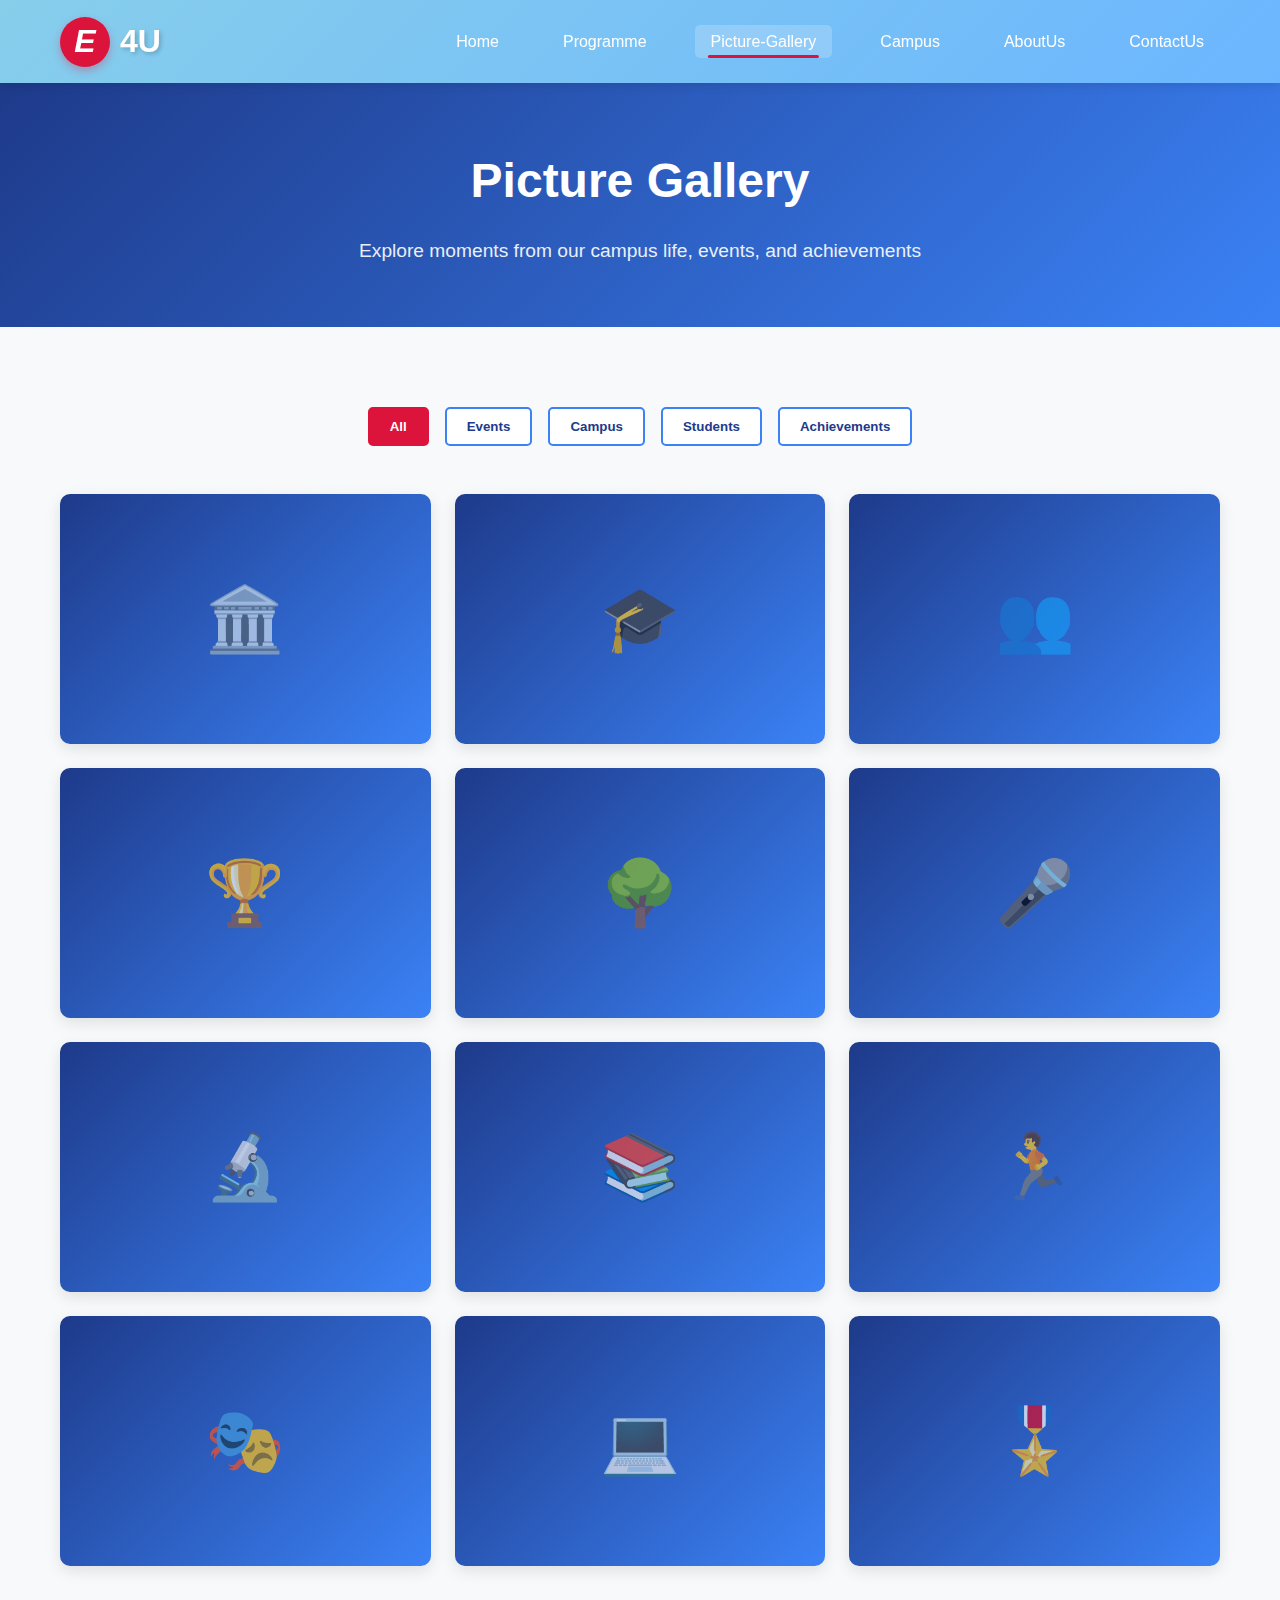
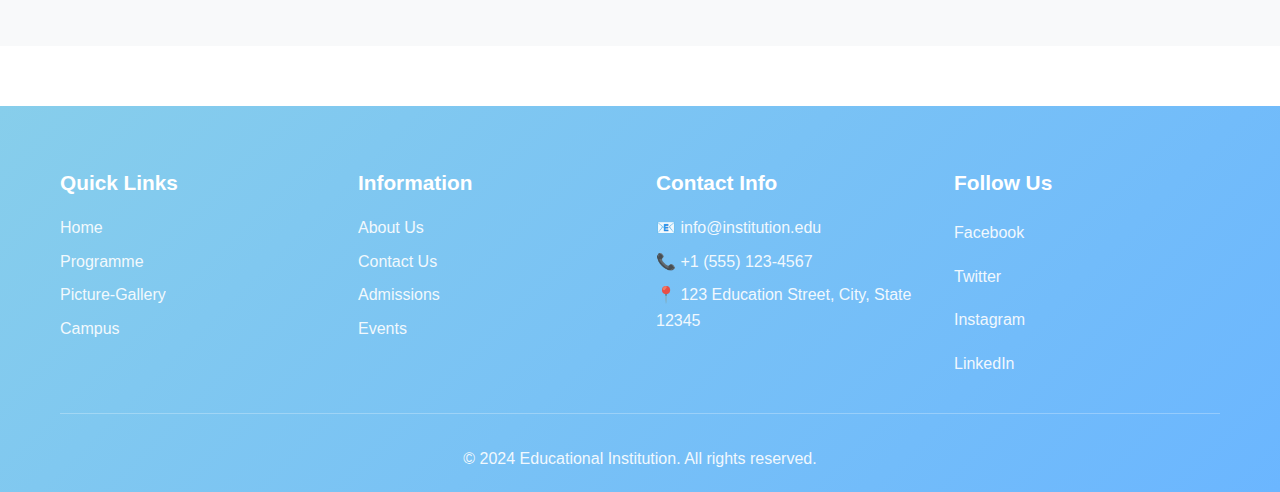
<file: picture-gallery.html>
<!DOCTYPE html>
<html lang="en">
<head>
    <meta charset="UTF-8">
    <meta name="viewport" content="width=device-width, initial-scale=1.0">
    <title>Picture Gallery - Educational Institution</title>
    <link rel="stylesheet" href="styles.css">
</head>
<body>
    <!-- Header -->
    <header class="header">
        <div class="container">
            <div class="logo">
                <div class="logo-circle">E</div>
                <span class="logo-text">4U</span>
            </div>
            <nav class="navbar" id="navbar">
                <ul class="nav-menu" id="nav-menu">
                    <li><a href="index.html" class="nav-link">Home</a></li>
                    <li><a href="programme.html" class="nav-link">Programme</a></li>
                    <li><a href="picture-gallery.html" class="nav-link active">Picture-Gallery</a></li>
                    <li><a href="campus.html" class="nav-link">Campus</a></li>
                    <li><a href="aboutus.html" class="nav-link">AboutUs</a></li>
                    <li><a href="contactus.html" class="nav-link">ContactUs</a></li>
                </ul>
                <div class="hamburger" id="hamburger">
                    <span></span>
                    <span></span>
                    <span></span>
                </div>
            </nav>
        </div>
    </header>

    <!-- Main Content -->
    <main class="main-content">
        <section class="page-header">
            <div class="container">
                <h1>Picture Gallery</h1>
                <p>Explore moments from our campus life, events, and achievements</p>
            </div>
        </section>

        <section class="gallery">
            <div class="container">
                <div class="gallery-filters">
                    <button class="filter-btn active" data-filter="all">All</button>
                    <button class="filter-btn" data-filter="events">Events</button>
                    <button class="filter-btn" data-filter="campus">Campus</button>
                    <button class="filter-btn" data-filter="students">Students</button>
                    <button class="filter-btn" data-filter="achievements">Achievements</button>
                </div>

                <div class="gallery-grid">
                    <div class="gallery-item" data-category="campus">
                        <div class="gallery-image">
                            <div class="image-placeholder">🏛️</div>
                            <div class="gallery-overlay">
                                <h3>Main Building</h3>
                                <p>Our iconic main campus building</p>
                            </div>
                        </div>
                    </div>
                    <div class="gallery-item" data-category="events">
                        <div class="gallery-image">
                            <div class="image-placeholder">🎓</div>
                            <div class="gallery-overlay">
                                <h3>Graduation Ceremony</h3>
                                <p>Annual graduation celebration</p>
                            </div>
                        </div>
                    </div>
                    <div class="gallery-item" data-category="students">
                        <div class="gallery-image">
                            <div class="image-placeholder">👥</div>
                            <div class="gallery-overlay">
                                <h3>Student Life</h3>
                                <p>Students in the library</p>
                            </div>
                        </div>
                    </div>
                    <div class="gallery-item" data-category="achievements">
                        <div class="gallery-image">
                            <div class="image-placeholder">🏆</div>
                            <div class="gallery-overlay">
                                <h3>Awards Ceremony</h3>
                                <p>Recognizing excellence</p>
                            </div>
                        </div>
                    </div>
                    <div class="gallery-item" data-category="campus">
                        <div class="gallery-image">
                            <div class="image-placeholder">🌳</div>
                            <div class="gallery-overlay">
                                <h3>Campus Grounds</h3>
                                <p>Beautiful campus landscape</p>
                            </div>
                        </div>
                    </div>
                    <div class="gallery-item" data-category="events">
                        <div class="gallery-image">
                            <div class="image-placeholder">🎤</div>
                            <div class="gallery-overlay">
                                <h3>Cultural Festival</h3>
                                <p>Annual cultural celebration</p>
                            </div>
                        </div>
                    </div>
                    <div class="gallery-item" data-category="students">
                        <div class="gallery-image">
                            <div class="image-placeholder">🔬</div>
                            <div class="gallery-overlay">
                                <h3>Lab Session</h3>
                                <p>Students in science lab</p>
                            </div>
                        </div>
                    </div>
                    <div class="gallery-item" data-category="achievements">
                        <div class="gallery-image">
                            <div class="image-placeholder">📚</div>
                            <div class="gallery-overlay">
                                <h3>Research Presentation</h3>
                                <p>Student research showcase</p>
                            </div>
                        </div>
                    </div>
                    <div class="gallery-item" data-category="campus">
                        <div class="gallery-image">
                            <div class="image-placeholder">🏃</div>
                            <div class="gallery-overlay">
                                <h3>Sports Complex</h3>
                                <p>State-of-the-art facilities</p>
                            </div>
                        </div>
                    </div>
                    <div class="gallery-item" data-category="events">
                        <div class="gallery-image">
                            <div class="image-placeholder">🎭</div>
                            <div class="gallery-overlay">
                                <h3>Theater Performance</h3>
                                <p>Student drama production</p>
                            </div>
                        </div>
                    </div>
                    <div class="gallery-item" data-category="students">
                        <div class="gallery-image">
                            <div class="image-placeholder">💻</div>
                            <div class="gallery-overlay">
                                <h3>Computer Lab</h3>
                                <p>Modern technology facilities</p>
                            </div>
                        </div>
                    </div>
                    <div class="gallery-item" data-category="achievements">
                        <div class="gallery-image">
                            <div class="image-placeholder">🎖️</div>
                            <div class="gallery-overlay">
                                <h3>Student Honors</h3>
                                <p>Academic excellence recognition</p>
                            </div>
                        </div>
                    </div>
                </div>
            </div>
        </section>
    </main>

    <!-- Footer -->
    <footer class="footer">
        <div class="container">
            <div class="footer-content">
                <div class="footer-section">
                    <h3>Quick Links</h3>
                    <ul>
                        <li><a href="index.html">Home</a></li>
                        <li><a href="programme.html">Programme</a></li>
                        <li><a href="picture-gallery.html">Picture-Gallery</a></li>
                        <li><a href="campus.html">Campus</a></li>
                    </ul>
                </div>
                <div class="footer-section">
                    <h3>Information</h3>
                    <ul>
                        <li><a href="aboutus.html">About Us</a></li>
                        <li><a href="contactus.html">Contact Us</a></li>
                        <li><a href="#">Admissions</a></li>
                        <li><a href="#">Events</a></li>
                    </ul>
                </div>
                <div class="footer-section">
                    <h3>Contact Info</h3>
                    <p>📧 info@institution.edu</p>
                    <p>📞 +1 (555) 123-4567</p>
                    <p>📍 123 Education Street, City, State 12345</p>
                </div>
                <div class="footer-section">
                    <h3>Follow Us</h3>
                    <div class="social-links">
                        <a href="#" class="social-link">Facebook</a>
                        <a href="#" class="social-link">Twitter</a>
                        <a href="#" class="social-link">Instagram</a>
                        <a href="#" class="social-link">LinkedIn</a>
                    </div>
                </div>
            </div>
            <div class="footer-bottom">
                <p>&copy; 2024 Educational Institution. All rights reserved.</p>
            </div>
        </div>
    </footer>

    <script src="script.js"></script>
</body>
</html>
</file>
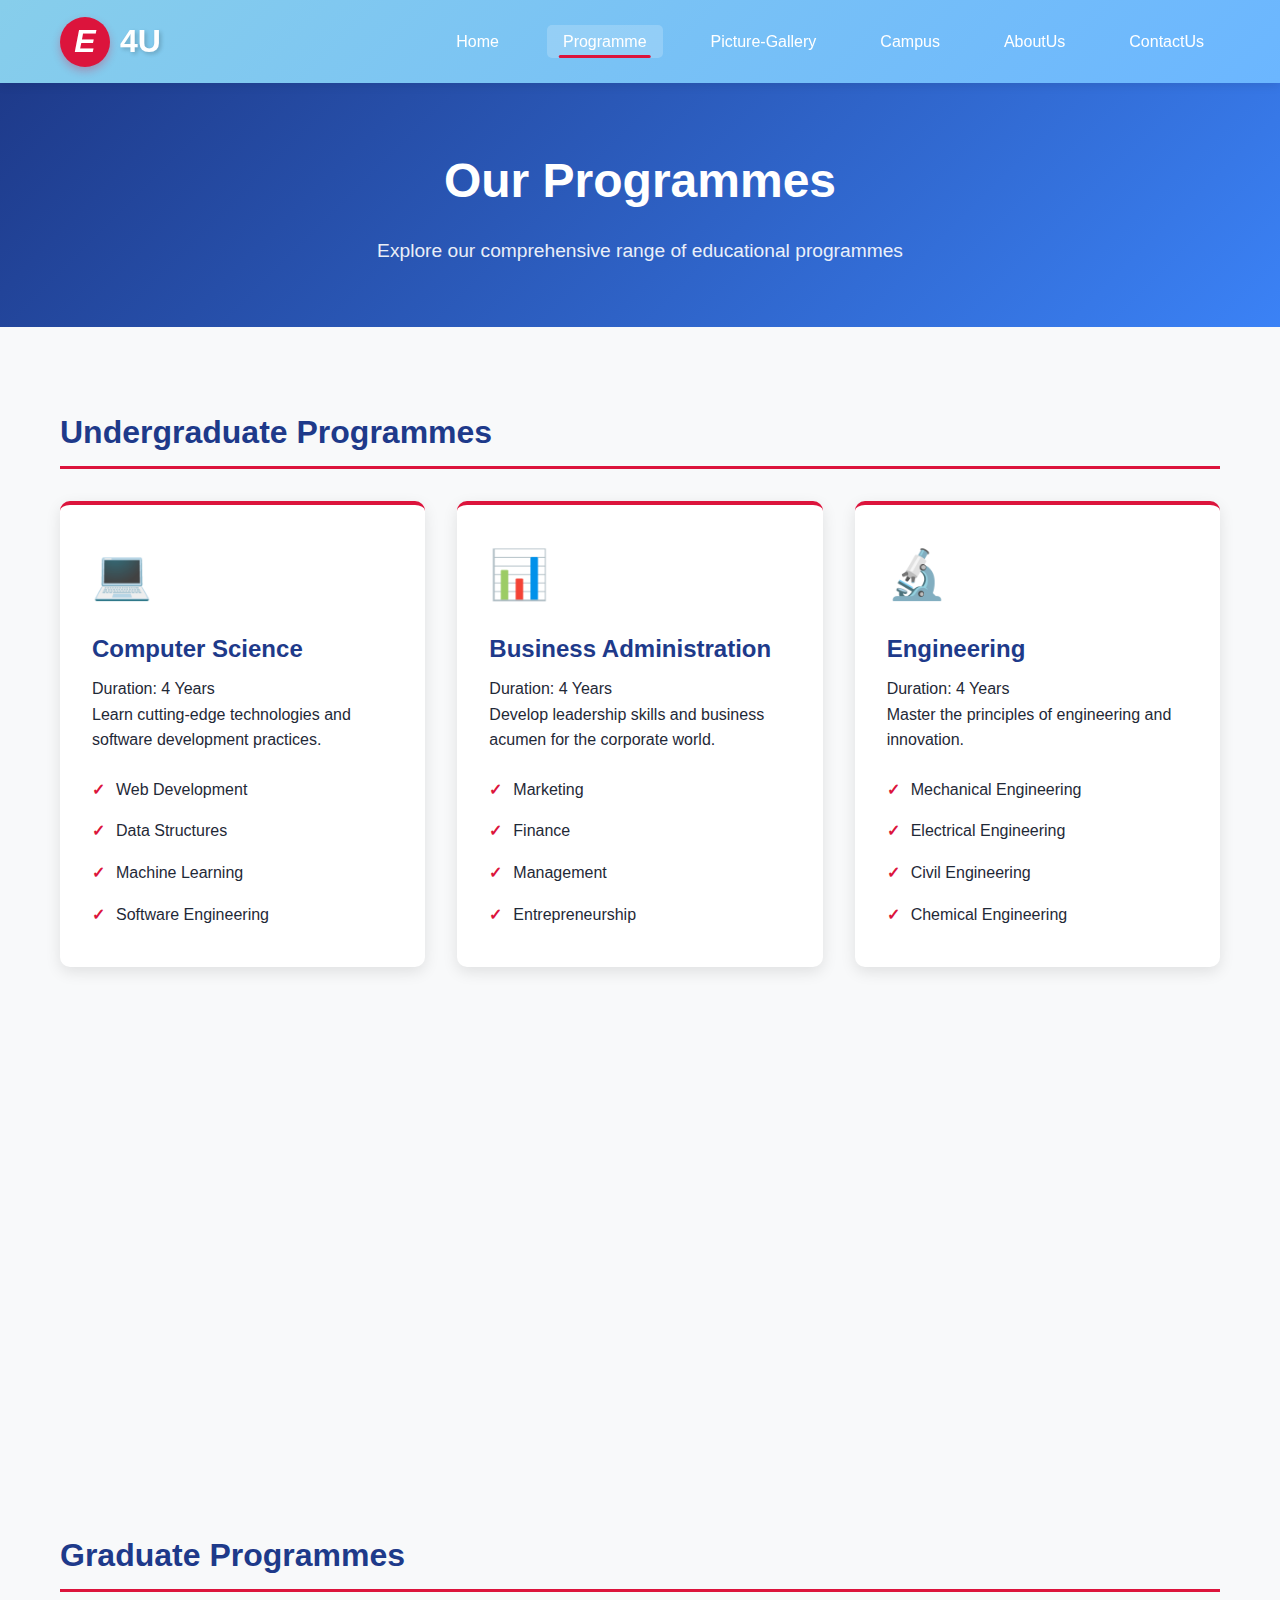
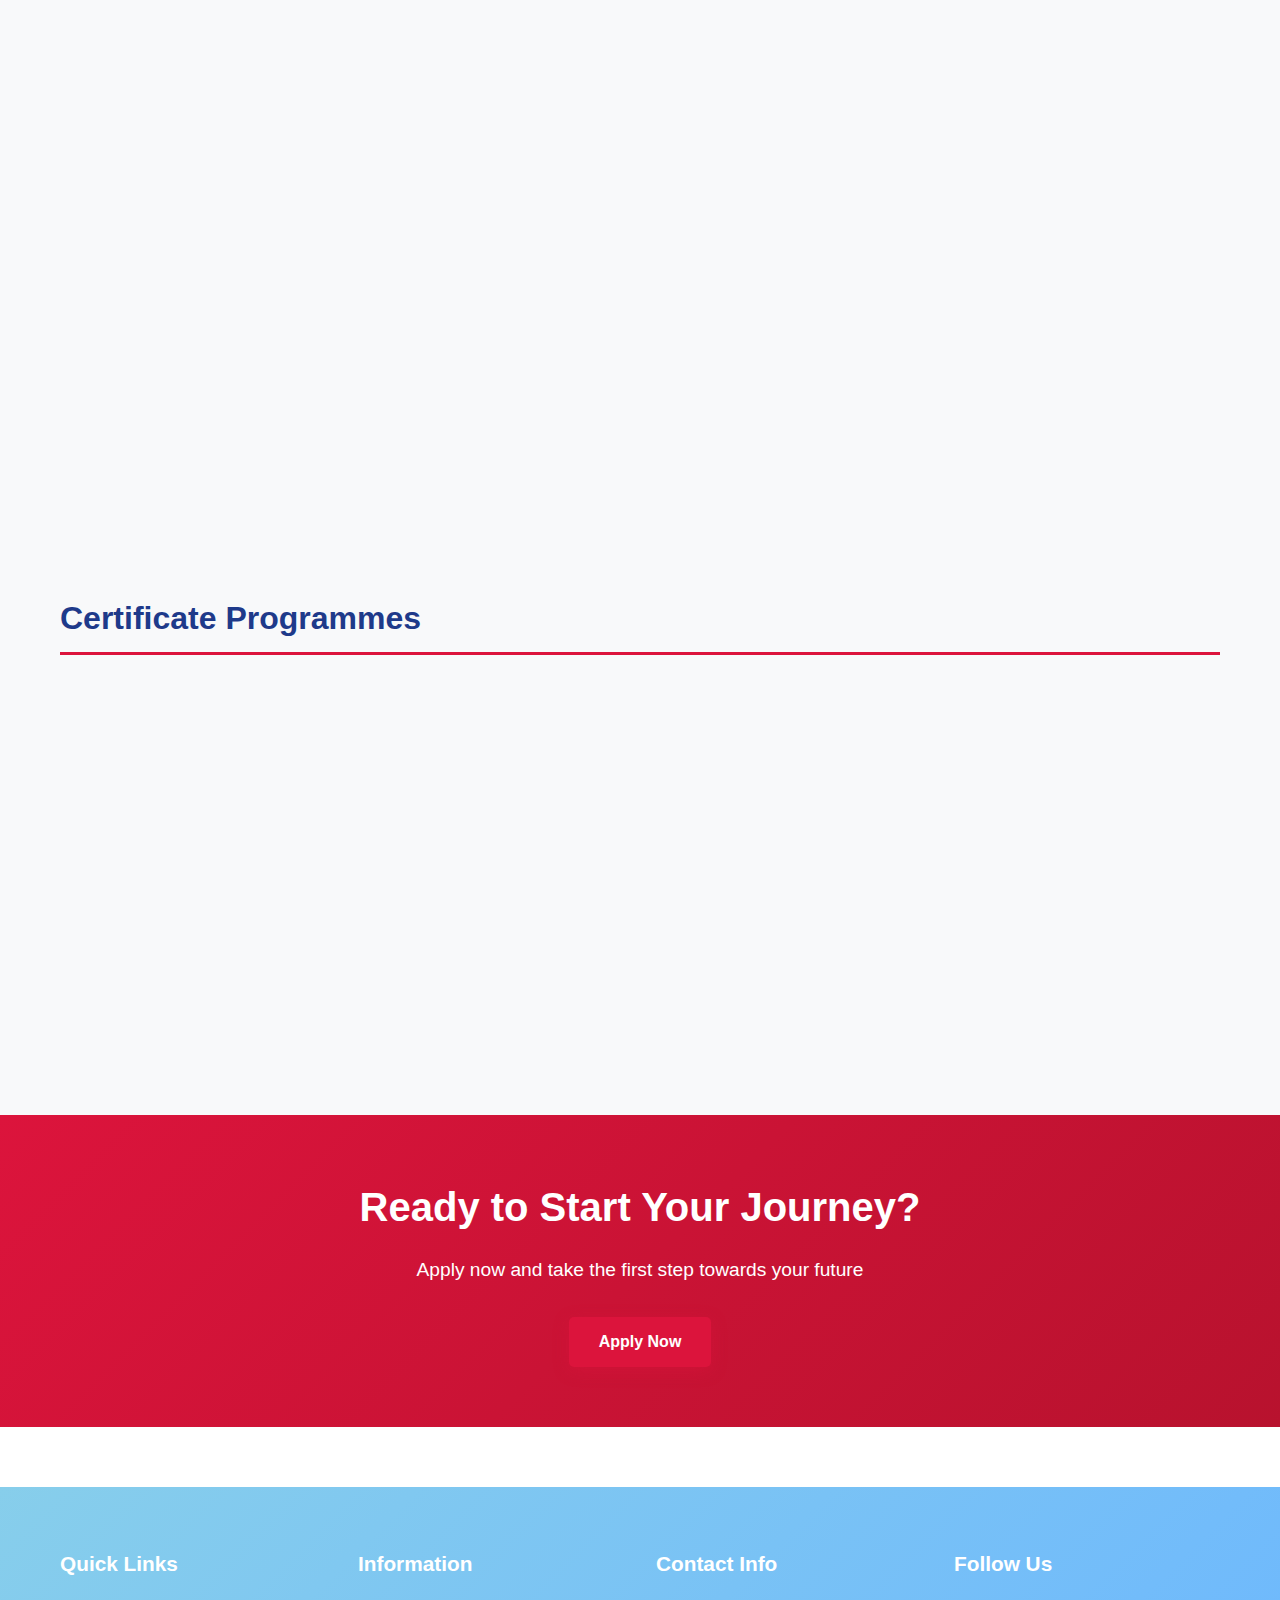
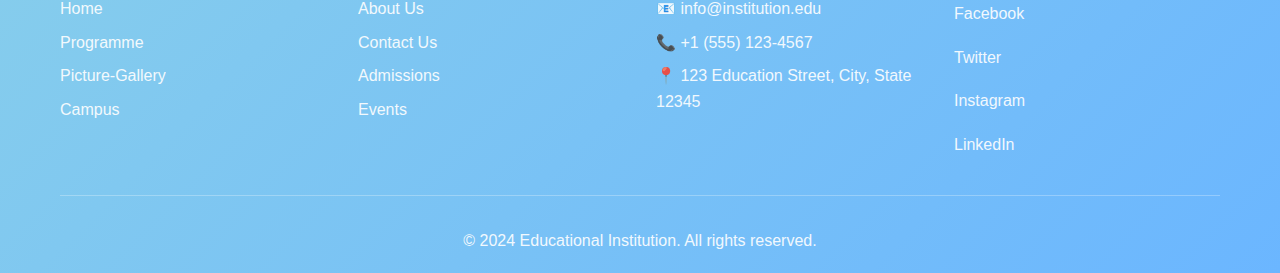
<file: programme.html>
<!DOCTYPE html>
<html lang="en">
<head>
    <meta charset="UTF-8">
    <meta name="viewport" content="width=device-width, initial-scale=1.0">
    <title>Programme - Educational Institution</title>
    <link rel="stylesheet" href="styles.css">
</head>
<body>
    <!-- Header -->
    <header class="header">
        <div class="container">
            <div class="logo">
                <div class="logo-circle">E</div>
                <span class="logo-text">4U</span>
            </div>
            <nav class="navbar" id="navbar">
                <ul class="nav-menu" id="nav-menu">
                    <li><a href="index.html" class="nav-link">Home</a></li>
                    <li><a href="programme.html" class="nav-link active">Programme</a></li>
                    <li><a href="picture-gallery.html" class="nav-link">Picture-Gallery</a></li>
                    <li><a href="campus.html" class="nav-link">Campus</a></li>
                    <li><a href="aboutus.html" class="nav-link">AboutUs</a></li>
                    <li><a href="contactus.html" class="nav-link">ContactUs</a></li>
                </ul>
                <div class="hamburger" id="hamburger">
                    <span></span>
                    <span></span>
                    <span></span>
                </div>
            </nav>
        </div>
    </header>

    <!-- Main Content -->
    <main class="main-content">
        <section class="page-header">
            <div class="container">
                <h1>Our Programmes</h1>
                <p>Explore our comprehensive range of educational programmes</p>
            </div>
        </section>

        <section class="programmes">
            <div class="container">
                <div class="programme-category">
                    <h2 class="category-title">Undergraduate Programmes</h2>
                    <div class="programme-grid">
                        <div class="programme-card">
                            <div class="programme-icon">💻</div>
                            <h3>Computer Science</h3>
                            <p>Duration: 4 Years</p>
                            <p>Learn cutting-edge technologies and software development practices.</p>
                            <ul class="programme-features">
                                <li>Web Development</li>
                                <li>Data Structures</li>
                                <li>Machine Learning</li>
                                <li>Software Engineering</li>
                            </ul>
                        </div>
                        <div class="programme-card">
                            <div class="programme-icon">📊</div>
                            <h3>Business Administration</h3>
                            <p>Duration: 4 Years</p>
                            <p>Develop leadership skills and business acumen for the corporate world.</p>
                            <ul class="programme-features">
                                <li>Marketing</li>
                                <li>Finance</li>
                                <li>Management</li>
                                <li>Entrepreneurship</li>
                            </ul>
                        </div>
                        <div class="programme-card">
                            <div class="programme-icon">🔬</div>
                            <h3>Engineering</h3>
                            <p>Duration: 4 Years</p>
                            <p>Master the principles of engineering and innovation.</p>
                            <ul class="programme-features">
                                <li>Mechanical Engineering</li>
                                <li>Electrical Engineering</li>
                                <li>Civil Engineering</li>
                                <li>Chemical Engineering</li>
                            </ul>
                        </div>
                        <div class="programme-card">
                            <div class="programme-icon">🎨</div>
                            <h3>Arts & Design</h3>
                            <p>Duration: 4 Years</p>
                            <p>Express your creativity through various artistic mediums.</p>
                            <ul class="programme-features">
                                <li>Graphic Design</li>
                                <li>Fine Arts</li>
                                <li>Digital Media</li>
                                <li>Animation</li>
                            </ul>
                        </div>
                    </div>
                </div>

                <div class="programme-category">
                    <h2 class="category-title">Graduate Programmes</h2>
                    <div class="programme-grid">
                        <div class="programme-card">
                            <div class="programme-icon">🎓</div>
                            <h3>Master of Science</h3>
                            <p>Duration: 2 Years</p>
                            <p>Advanced research and specialization in your field of interest.</p>
                            <ul class="programme-features">
                                <li>Research Methods</li>
                                <li>Thesis Project</li>
                                <li>Industry Collaboration</li>
                                <li>Professional Development</li>
                            </ul>
                        </div>
                        <div class="programme-card">
                            <div class="programme-icon">📚</div>
                            <h3>Master of Business Administration</h3>
                            <p>Duration: 2 Years</p>
                            <p>Executive-level business education for career advancement.</p>
                            <ul class="programme-features">
                                <li>Strategic Management</li>
                                <li>Leadership Training</li>
                                <li>Networking Opportunities</li>
                                <li>Case Studies</li>
                            </ul>
                        </div>
                        <div class="programme-card">
                            <div class="programme-icon">🔬</div>
                            <h3>Doctor of Philosophy</h3>
                            <p>Duration: 3-5 Years</p>
                            <p>Pursue advanced research and contribute to academic knowledge.</p>
                            <ul class="programme-features">
                                <li>Independent Research</li>
                                <li>Publication Support</li>
                                <li>Academic Mentorship</li>
                                <li>Conference Funding</li>
                            </ul>
                        </div>
                    </div>
                </div>

                <div class="programme-category">
                    <h2 class="category-title">Certificate Programmes</h2>
                    <div class="programme-grid">
                        <div class="programme-card">
                            <div class="programme-icon">📱</div>
                            <h3>Digital Marketing</h3>
                            <p>Duration: 6 Months</p>
                            <p>Learn modern digital marketing strategies and tools.</p>
                        </div>
                        <div class="programme-card">
                            <div class="programme-icon">🌐</div>
                            <h3>Web Development</h3>
                            <p>Duration: 6 Months</p>
                            <p>Master front-end and back-end web development skills.</p>
                        </div>
                        <div class="programme-card">
                            <div class="programme-icon">📈</div>
                            <h3>Data Analytics</h3>
                            <p>Duration: 6 Months</p>
                            <p>Analyze data and make data-driven business decisions.</p>
                        </div>
                    </div>
                </div>
            </div>
        </section>

        <section class="cta-section">
            <div class="container">
                <h2>Ready to Start Your Journey?</h2>
                <p>Apply now and take the first step towards your future</p>
                <a href="contactus.html" class="btn btn-primary">Apply Now</a>
            </div>
        </section>
    </main>

    <!-- Footer -->
    <footer class="footer">
        <div class="container">
            <div class="footer-content">
                <div class="footer-section">
                    <h3>Quick Links</h3>
                    <ul>
                        <li><a href="index.html">Home</a></li>
                        <li><a href="programme.html">Programme</a></li>
                        <li><a href="picture-gallery.html">Picture-Gallery</a></li>
                        <li><a href="campus.html">Campus</a></li>
                    </ul>
                </div>
                <div class="footer-section">
                    <h3>Information</h3>
                    <ul>
                        <li><a href="aboutus.html">About Us</a></li>
                        <li><a href="contactus.html">Contact Us</a></li>
                        <li><a href="#">Admissions</a></li>
                        <li><a href="#">Events</a></li>
                    </ul>
                </div>
                <div class="footer-section">
                    <h3>Contact Info</h3>
                    <p>📧 info@institution.edu</p>
                    <p>📞 +1 (555) 123-4567</p>
                    <p>📍 123 Education Street, City, State 12345</p>
                </div>
                <div class="footer-section">
                    <h3>Follow Us</h3>
                    <div class="social-links">
                        <a href="#" class="social-link">Facebook</a>
                        <a href="#" class="social-link">Twitter</a>
                        <a href="#" class="social-link">Instagram</a>
                        <a href="#" class="social-link">LinkedIn</a>
                    </div>
                </div>
            </div>
            <div class="footer-bottom">
                <p>&copy; 2024 Educational Institution. All rights reserved.</p>
            </div>
        </div>
    </footer>

    <script src="script.js"></script>
</body>
</html>
</file>
<file: styles.css>
/* Reset and Base Styles */
* {
    margin: 0;
    padding: 0;
    box-sizing: border-box;
}

:root {
    /* Red and Blue Theme Colors */
    --primary-red: #DC143C;
    --primary-blue: #1E3A8A;
    --secondary-blue: #3B82F6;
    --sky-blue: #87CEEB;
    --light-blue: #E0F2FE;
    --dark-blue: #0F172A;
    --white: #FFFFFF;
    --light-gray: #F8F9FA;
    --gray: #6B7280;
    --dark-gray: #374151;
    --text-dark: #1F2937;
}

body {
    font-family: 'Segoe UI', Tahoma, Geneva, Verdana, sans-serif;
    line-height: 1.6;
    color: var(--text-dark);
    background-color: var(--white);
}

.container {
    max-width: 1200px;
    margin: 0 auto;
    padding: 0 20px;
}

/* Header Styles - Sky Blue */
.header {
    background: linear-gradient(135deg, var(--sky-blue) 0%, #6BB6FF 100%);
    padding: 1rem 0;
    box-shadow: 0 2px 10px rgba(0, 0, 0, 0.1);
    position: sticky;
    top: 0;
    z-index: 1000;
}

.header .container {
    display: flex;
    justify-content: space-between;
    align-items: center;
}

.logo {
    display: flex;
    align-items: center;
    gap: 10px;
    font-size: 1.8rem;
    font-weight: bold;
    color: var(--white);
    text-decoration: none;
}

.logo-circle {
    width: 50px;
    height: 50px;
    background: var(--primary-red);
    border-radius: 50%;
    display: flex;
    align-items: center;
    justify-content: center;
    color: var(--white);
    font-size: 2rem;
    font-style: italic;
    font-weight: bold;
    box-shadow: 0 4px 8px rgba(220, 20, 60, 0.3);
}

.logo-text {
    font-size: 2rem;
    font-weight: bold;
    text-shadow: 2px 2px 4px rgba(0, 0, 0, 0.2);
}

.navbar {
    display: flex;
    align-items: center;
}

.nav-menu {
    display: flex;
    list-style: none;
    gap: 2rem;
    align-items: center;
}

.nav-link {
    color: var(--white);
    text-decoration: none;
    font-weight: 500;
    padding: 0.5rem 1rem;
    border-radius: 5px;
    transition: all 0.3s ease;
    position: relative;
}

.nav-link:hover,
.nav-link.active {
    background-color: rgba(255, 255, 255, 0.2);
    transform: translateY(-2px);
}

.nav-link.active::after {
    content: '';
    position: absolute;
    bottom: 0;
    left: 50%;
    transform: translateX(-50%);
    width: 80%;
    height: 3px;
    background: var(--primary-red);
    border-radius: 2px;
}

.hamburger {
    display: none;
    flex-direction: column;
    cursor: pointer;
    gap: 5px;
}

.hamburger span {
    width: 25px;
    height: 3px;
    background: var(--white);
    border-radius: 3px;
    transition: all 0.3s ease;
}

/* Main Content */
.main-content {
    min-height: calc(100vh - 200px);
}

/* Hero Section */
.hero {
    background: linear-gradient(135deg, var(--primary-blue) 0%, var(--secondary-blue) 50%, var(--sky-blue) 100%);
    color: var(--white);
    padding: 100px 0;
    text-align: center;
    position: relative;
    overflow: hidden;
}

.hero-overlay {
    position: absolute;
    top: 0;
    left: 0;
    right: 0;
    bottom: 0;
    background: url('data:image/svg+xml,<svg xmlns="http://www.w3.org/2000/svg" viewBox="0 0 1200 600"><circle cx="200" cy="100" r="3" fill="white" opacity="0.3"/><circle cx="800" cy="200" r="2" fill="white" opacity="0.3"/><circle cx="400" cy="400" r="2" fill="white" opacity="0.3"/><circle cx="1000" cy="500" r="3" fill="white" opacity="0.3"/></svg>');
    opacity: 0.3;
}

.hero-content {
    position: relative;
    z-index: 1;
}

.hero-title {
    font-size: 3.5rem;
    margin-bottom: 1rem;
    text-shadow: 2px 2px 4px rgba(0, 0, 0, 0.3);
}

.hero-subtitle {
    font-size: 1.5rem;
    margin-bottom: 2rem;
    opacity: 0.95;
}

.hero-buttons {
    display: flex;
    gap: 1rem;
    justify-content: center;
    flex-wrap: wrap;
}

/* Buttons */
.btn {
    display: inline-block;
    padding: 12px 30px;
    text-decoration: none;
    border-radius: 5px;
    font-weight: 600;
    transition: all 0.3s ease;
    border: none;
    cursor: pointer;
    font-size: 1rem;
}

.btn-primary {
    background: var(--primary-red);
    color: var(--white);
    box-shadow: 0 4px 15px rgba(220, 20, 60, 0.4);
}

.btn-primary:hover {
    background: #B8122E;
    transform: translateY(-2px);
    box-shadow: 0 6px 20px rgba(220, 20, 60, 0.5);
}

.btn-secondary {
    background: rgba(255, 255, 255, 0.2);
    color: var(--white);
    border: 2px solid var(--white);
}

.btn-secondary:hover {
    background: var(--white);
    color: var(--primary-blue);
}

/* Section Styles */
.section-title {
    font-size: 2.5rem;
    text-align: center;
    margin-bottom: 3rem;
    color: var(--primary-blue);
    position: relative;
    padding-bottom: 1rem;
}

.section-title::after {
    content: '';
    position: absolute;
    bottom: 0;
    left: 50%;
    transform: translateX(-50%);
    width: 100px;
    height: 4px;
    background: var(--primary-red);
    border-radius: 2px;
}

/* Features Section */
.features {
    padding: 80px 0;
    background: var(--light-gray);
}

.features-grid {
    display: grid;
    grid-template-columns: repeat(auto-fit, minmax(250px, 1fr));
    gap: 2rem;
}

.feature-card {
    background: var(--white);
    padding: 2rem;
    border-radius: 10px;
    text-align: center;
    box-shadow: 0 5px 15px rgba(0, 0, 0, 0.1);
    transition: all 0.3s ease;
    border-top: 4px solid var(--primary-red);
}

.feature-card:hover {
    transform: translateY(-5px);
    box-shadow: 0 10px 25px rgba(0, 0, 0, 0.15);
}

.feature-icon {
    font-size: 3rem;
    margin-bottom: 1rem;
}

.feature-card h3 {
    color: var(--primary-blue);
    margin-bottom: 1rem;
    font-size: 1.5rem;
}

/* News Section */
.news {
    padding: 80px 0;
    background: var(--white);
}

.news-grid {
    display: grid;
    grid-template-columns: repeat(auto-fit, minmax(300px, 1fr));
    gap: 2rem;
}

.news-card {
    background: var(--light-gray);
    padding: 2rem;
    border-radius: 10px;
    border-left: 4px solid var(--secondary-blue);
    transition: all 0.3s ease;
}

.news-card:hover {
    transform: translateX(5px);
    box-shadow: 0 5px 15px rgba(0, 0, 0, 0.1);
}

.news-date {
    color: var(--primary-red);
    font-weight: 600;
    margin-bottom: 0.5rem;
}

.news-card h3 {
    color: var(--primary-blue);
    margin-bottom: 1rem;
}

.read-more {
    color: var(--secondary-blue);
    text-decoration: none;
    font-weight: 600;
    margin-top: 1rem;
    display: inline-block;
}

.read-more:hover {
    color: var(--primary-blue);
}

/* Page Header */
.page-header {
    background: linear-gradient(135deg, var(--primary-blue) 0%, var(--secondary-blue) 100%);
    color: var(--white);
    padding: 60px 0;
    text-align: center;
}

.page-header h1 {
    font-size: 3rem;
    margin-bottom: 1rem;
}

.page-header p {
    font-size: 1.2rem;
    opacity: 0.9;
}

/* Programme Styles */
.programmes {
    padding: 80px 0;
    background: var(--light-gray);
}

.programme-category {
    margin-bottom: 4rem;
}

.category-title {
    font-size: 2rem;
    color: var(--primary-blue);
    margin-bottom: 2rem;
    padding-bottom: 0.5rem;
    border-bottom: 3px solid var(--primary-red);
}

.programme-grid {
    display: grid;
    grid-template-columns: repeat(auto-fit, minmax(300px, 1fr));
    gap: 2rem;
}

.programme-card {
    background: var(--white);
    padding: 2rem;
    border-radius: 10px;
    box-shadow: 0 5px 15px rgba(0, 0, 0, 0.1);
    transition: all 0.3s ease;
    border-top: 4px solid var(--primary-red);
}

.programme-card:hover {
    transform: translateY(-5px);
    box-shadow: 0 10px 25px rgba(0, 0, 0, 0.15);
}

.programme-icon {
    font-size: 3rem;
    margin-bottom: 1rem;
}

.programme-card h3 {
    color: var(--primary-blue);
    margin-bottom: 0.5rem;
    font-size: 1.5rem;
}

.programme-features {
    list-style: none;
    margin-top: 1rem;
}

.programme-features li {
    padding: 0.5rem 0;
    padding-left: 1.5rem;
    position: relative;
}

.programme-features li::before {
    content: '✓';
    position: absolute;
    left: 0;
    color: var(--primary-red);
    font-weight: bold;
}

/* CTA Section */
.cta-section {
    background: linear-gradient(135deg, var(--primary-red) 0%, #B8122E 100%);
    color: var(--white);
    padding: 60px 0;
    text-align: center;
}

.cta-section h2 {
    font-size: 2.5rem;
    margin-bottom: 1rem;
}

.cta-section p {
    font-size: 1.2rem;
    margin-bottom: 2rem;
}

/* Gallery Styles */
.gallery {
    padding: 80px 0;
    background: var(--light-gray);
}

.gallery-filters {
    display: flex;
    justify-content: center;
    gap: 1rem;
    margin-bottom: 3rem;
    flex-wrap: wrap;
}

.filter-btn {
    padding: 10px 20px;
    background: var(--white);
    border: 2px solid var(--secondary-blue);
    color: var(--primary-blue);
    border-radius: 5px;
    cursor: pointer;
    font-weight: 600;
    transition: all 0.3s ease;
}

.filter-btn:hover,
.filter-btn.active {
    background: var(--primary-red);
    color: var(--white);
    border-color: var(--primary-red);
}

.gallery-grid {
    display: grid;
    grid-template-columns: repeat(auto-fill, minmax(280px, 1fr));
    gap: 1.5rem;
}

.gallery-item {
    border-radius: 10px;
    overflow: hidden;
    box-shadow: 0 5px 15px rgba(0, 0, 0, 0.1);
    transition: all 0.3s ease;
}

.gallery-item:hover {
    transform: scale(1.05);
    box-shadow: 0 10px 25px rgba(0, 0, 0, 0.2);
}

.gallery-image {
    position: relative;
    width: 100%;
    height: 250px;
    background: linear-gradient(135deg, var(--primary-blue) 0%, var(--secondary-blue) 100%);
    display: flex;
    align-items: center;
    justify-content: center;
    overflow: hidden;
}

.image-placeholder {
    font-size: 4rem;
    opacity: 0.7;
}

.gallery-overlay {
    position: absolute;
    bottom: 0;
    left: 0;
    right: 0;
    background: linear-gradient(to top, rgba(0, 0, 0, 0.8), transparent);
    color: var(--white);
    padding: 1.5rem;
    transform: translateY(100%);
    transition: all 0.3s ease;
}

.gallery-item:hover .gallery-overlay {
    transform: translateY(0);
}

.gallery-overlay h3 {
    margin-bottom: 0.5rem;
}

/* Campus Styles */
.campus-overview {
    padding: 60px 0;
    background: var(--white);
}

.campus-intro {
    text-align: center;
    max-width: 800px;
    margin: 0 auto;
}

.campus-intro h2 {
    color: var(--primary-blue);
    font-size: 2.5rem;
    margin-bottom: 1.5rem;
}

.campus-intro p {
    font-size: 1.1rem;
    line-height: 1.8;
    color: var(--dark-gray);
}

.facilities {
    padding: 80px 0;
    background: var(--light-gray);
}

.facilities-grid {
    display: grid;
    grid-template-columns: repeat(auto-fit, minmax(300px, 1fr));
    gap: 2rem;
}

.facility-card {
    background: var(--white);
    padding: 2rem;
    border-radius: 10px;
    box-shadow: 0 5px 15px rgba(0, 0, 0, 0.1);
    transition: all 0.3s ease;
    border-left: 4px solid var(--primary-red);
}

.facility-card:hover {
    transform: translateX(5px);
    box-shadow: 0 10px 25px rgba(0, 0, 0, 0.15);
}

.facility-icon {
    font-size: 3rem;
    margin-bottom: 1rem;
}

.facility-card h3 {
    color: var(--primary-blue);
    margin-bottom: 1rem;
}

.facility-card ul {
    list-style: none;
    margin-top: 1rem;
}

.facility-card ul li {
    padding: 0.5rem 0;
    padding-left: 1.5rem;
    position: relative;
}

.facility-card ul li::before {
    content: '•';
    position: absolute;
    left: 0;
    color: var(--primary-red);
    font-weight: bold;
    font-size: 1.2rem;
}

.map-container {
    margin-top: 2rem;
}

.map-placeholder {
    background: linear-gradient(135deg, var(--light-blue) 0%, var(--sky-blue) 100%);
    border-radius: 10px;
    padding: 3rem;
    text-align: center;
    min-height: 300px;
    display: flex;
    align-items: center;
    justify-content: center;
}

.map-info h3 {
    color: var(--primary-blue);
    font-size: 1.8rem;
    margin-bottom: 1rem;
}

.map-features {
    margin-top: 2rem;
    text-align: left;
    display: inline-block;
}

.map-feature {
    padding: 0.5rem 0;
    color: var(--dark-gray);
}

.virtual-tour {
    padding: 60px 0;
    background: var(--white);
    text-align: center;
}

.tour-content p {
    font-size: 1.2rem;
    margin-bottom: 2rem;
    color: var(--dark-gray);
}

/* About Us Styles */
.about-intro {
    padding: 60px 0;
    background: var(--white);
}

.about-content {
    display: grid;
    grid-template-columns: 2fr 1fr;
    gap: 3rem;
    align-items: start;
}

.about-text h2 {
    color: var(--primary-blue);
    font-size: 2.5rem;
    margin-bottom: 1.5rem;
}

.about-text p {
    font-size: 1.1rem;
    line-height: 1.8;
    margin-bottom: 1rem;
    color: var(--dark-gray);
}

.about-stats {
    display: grid;
    grid-template-columns: repeat(2, 1fr);
    gap: 1.5rem;
}

.stat-item {
    background: linear-gradient(135deg, var(--primary-blue) 0%, var(--secondary-blue) 100%);
    color: var(--white);
    padding: 2rem;
    border-radius: 10px;
    text-align: center;
    box-shadow: 0 5px 15px rgba(0, 0, 0, 0.1);
}

.stat-number {
    font-size: 3rem;
    font-weight: bold;
    margin-bottom: 0.5rem;
}

.stat-label {
    font-size: 1rem;
    opacity: 0.9;
}

.mission-vision {
    padding: 80px 0;
    background: var(--light-gray);
}

.mv-grid {
    display: grid;
    grid-template-columns: repeat(auto-fit, minmax(400px, 1fr));
    gap: 3rem;
}

.mv-card {
    background: var(--white);
    padding: 3rem;
    border-radius: 10px;
    box-shadow: 0 5px 15px rgba(0, 0, 0, 0.1);
    text-align: center;
    border-top: 4px solid var(--primary-red);
}

.mv-icon {
    font-size: 4rem;
    margin-bottom: 1.5rem;
}

.mv-card h2 {
    color: var(--primary-blue);
    font-size: 2rem;
    margin-bottom: 1.5rem;
}

.mv-card p {
    font-size: 1.1rem;
    line-height: 1.8;
    color: var(--dark-gray);
}

.values {
    padding: 80px 0;
    background: var(--white);
}

.values-grid {
    display: grid;
    grid-template-columns: repeat(auto-fit, minmax(250px, 1fr));
    gap: 2rem;
}

.value-card {
    background: var(--light-gray);
    padding: 2rem;
    border-radius: 10px;
    text-align: center;
    transition: all 0.3s ease;
    border-top: 4px solid var(--secondary-blue);
}

.value-card:hover {
    transform: translateY(-5px);
    box-shadow: 0 10px 25px rgba(0, 0, 0, 0.15);
}

.value-icon {
    font-size: 3rem;
    margin-bottom: 1rem;
}

.value-card h3 {
    color: var(--primary-blue);
    margin-bottom: 1rem;
}

.leadership {
    padding: 80px 0;
    background: var(--light-gray);
}

.leadership-grid {
    display: grid;
    grid-template-columns: repeat(auto-fit, minmax(250px, 1fr));
    gap: 2rem;
}

.leader-card {
    background: var(--white);
    padding: 2rem;
    border-radius: 10px;
    text-align: center;
    box-shadow: 0 5px 15px rgba(0, 0, 0, 0.1);
    transition: all 0.3s ease;
}

.leader-card:hover {
    transform: translateY(-5px);
    box-shadow: 0 10px 25px rgba(0, 0, 0, 0.15);
}

.leader-avatar {
    width: 120px;
    height: 120px;
    background: linear-gradient(135deg, var(--primary-blue) 0%, var(--secondary-blue) 100%);
    border-radius: 50%;
    display: flex;
    align-items: center;
    justify-content: center;
    font-size: 3rem;
    margin: 0 auto 1.5rem;
    color: var(--white);
}

.leader-card h3 {
    color: var(--primary-blue);
    margin-bottom: 0.5rem;
}

.leader-title {
    color: var(--primary-red);
    font-weight: 600;
    margin-bottom: 1rem;
}

.achievements {
    padding: 80px 0;
    background: var(--white);
}

.achievements-list {
    max-width: 900px;
    margin: 0 auto;
}

.achievement-item {
    display: flex;
    gap: 2rem;
    align-items: start;
    padding: 2rem;
    background: var(--light-gray);
    border-radius: 10px;
    margin-bottom: 1.5rem;
    border-left: 4px solid var(--primary-red);
    transition: all 0.3s ease;
}

.achievement-item:hover {
    transform: translateX(5px);
    box-shadow: 0 5px 15px rgba(0, 0, 0, 0.1);
}

.achievement-icon {
    font-size: 3rem;
    flex-shrink: 0;
}

.achievement-content h3 {
    color: var(--primary-blue);
    margin-bottom: 0.5rem;
}

/* Contact Styles */
.contact-section {
    padding: 80px 0;
    background: var(--light-gray);
}

.contact-wrapper {
    display: grid;
    grid-template-columns: 1fr 1fr;
    gap: 3rem;
}

.contact-info h2 {
    color: var(--primary-blue);
    font-size: 2.5rem;
    margin-bottom: 1rem;
}

.contact-details {
    margin-top: 2rem;
}

.contact-item {
    display: flex;
    gap: 1.5rem;
    margin-bottom: 2rem;
    align-items: start;
}

.contact-icon {
    font-size: 2rem;
    flex-shrink: 0;
}

.contact-text h3 {
    color: var(--primary-blue);
    margin-bottom: 0.5rem;
}

.social-media {
    margin-top: 3rem;
}

.social-media h3 {
    color: var(--primary-blue);
    margin-bottom: 1rem;
}

.social-icons {
    display: flex;
    gap: 1rem;
    flex-wrap: wrap;
}

.social-icon {
    padding: 10px 20px;
    background: var(--primary-blue);
    color: var(--white);
    text-decoration: none;
    border-radius: 5px;
    transition: all 0.3s ease;
}

.social-icon:hover {
    background: var(--primary-red);
    transform: translateY(-2px);
}

.contact-form-container {
    background: var(--white);
    padding: 2.5rem;
    border-radius: 10px;
    box-shadow: 0 5px 15px rgba(0, 0, 0, 0.1);
}

.contact-form-container h2 {
    color: var(--primary-blue);
    font-size: 2rem;
    margin-bottom: 1.5rem;
}

.form-group {
    margin-bottom: 1.5rem;
}

.form-group label {
    display: block;
    margin-bottom: 0.5rem;
    color: var(--dark-gray);
    font-weight: 600;
}

.form-group input,
.form-group select,
.form-group textarea {
    width: 100%;
    padding: 12px;
    border: 2px solid #E5E7EB;
    border-radius: 5px;
    font-size: 1rem;
    font-family: inherit;
    transition: all 0.3s ease;
}

.form-group input:focus,
.form-group select:focus,
.form-group textarea:focus {
    outline: none;
    border-color: var(--primary-blue);
    box-shadow: 0 0 0 3px rgba(59, 130, 246, 0.1);
}

.form-message {
    margin-top: 1rem;
    padding: 1rem;
    border-radius: 5px;
    display: none;
}

.form-message.success {
    background: #D1FAE5;
    color: #065F46;
    display: block;
}

.form-message.error {
    background: #FEE2E2;
    color: #991B1B;
    display: block;
}

.map-section {
    padding: 80px 0;
    background: var(--white);
}

.directions {
    margin-top: 2rem;
    text-align: left;
    display: inline-block;
}

.directions h4 {
    color: var(--primary-blue);
    margin-bottom: 1rem;
}

.directions ul {
    list-style: none;
}

.directions ul li {
    padding: 0.5rem 0;
    color: var(--dark-gray);
}

.departments {
    padding: 80px 0;
    background: var(--light-gray);
}

.departments-grid {
    display: grid;
    grid-template-columns: repeat(auto-fit, minmax(250px, 1fr));
    gap: 2rem;
}

.department-card {
    background: var(--white);
    padding: 2rem;
    border-radius: 10px;
    text-align: center;
    box-shadow: 0 5px 15px rgba(0, 0, 0, 0.1);
    transition: all 0.3s ease;
    border-top: 4px solid var(--primary-red);
}

.department-card:hover {
    transform: translateY(-5px);
    box-shadow: 0 10px 25px rgba(0, 0, 0, 0.15);
}

.department-card h3 {
    color: var(--primary-blue);
    margin-bottom: 1rem;
}

.department-card p {
    color: var(--dark-gray);
    margin: 0.5rem 0;
}

/* Footer - Sky Blue */
.footer {
    background: linear-gradient(135deg, var(--sky-blue) 0%, #6BB6FF 100%);
    color: var(--white);
    padding: 60px 0 20px;
    margin-top: 60px;
}

.footer-content {
    display: grid;
    grid-template-columns: repeat(auto-fit, minmax(250px, 1fr));
    gap: 2rem;
    margin-bottom: 2rem;
}

.footer-section h3 {
    margin-bottom: 1rem;
    font-size: 1.3rem;
}

.footer-section ul {
    list-style: none;
}

.footer-section ul li {
    margin-bottom: 0.5rem;
}

.footer-section a {
    color: var(--white);
    text-decoration: none;
    transition: all 0.3s ease;
    opacity: 0.9;
}

.footer-section a:hover {
    opacity: 1;
    color: var(--primary-red);
    padding-left: 5px;
}

.footer-section p {
    margin-bottom: 0.5rem;
    opacity: 0.9;
}

.social-links {
    display: flex;
    flex-direction: column;
    gap: 0.5rem;
}

.social-link {
    display: inline-block;
    padding: 5px 0;
}

.footer-bottom {
    text-align: center;
    padding-top: 2rem;
    border-top: 1px solid rgba(255, 255, 255, 0.3);
    opacity: 0.9;
}

/* Responsive Design */
@media (max-width: 768px) {
    .hamburger {
        display: flex;
    }

    .nav-menu {
        position: fixed;
        left: -100%;
        top: 70px;
        flex-direction: column;
        background: linear-gradient(135deg, var(--sky-blue) 0%, #6BB6FF 100%);
        width: 100%;
        text-align: center;
        transition: 0.3s;
        box-shadow: 0 10px 27px rgba(0, 0, 0, 0.05);
        padding: 2rem 0;
        gap: 0;
    }

    .nav-menu.active {
        left: 0;
    }

    .nav-menu li {
        width: 100%;
    }

    .nav-link {
        display: block;
        padding: 1rem;
        width: 100%;
    }

    .hero-title {
        font-size: 2.5rem;
    }

    .hero-subtitle {
        font-size: 1.2rem;
    }

    .section-title {
        font-size: 2rem;
    }

    .page-header h1 {
        font-size: 2rem;
    }

    .about-content {
        grid-template-columns: 1fr;
    }

    .about-stats {
        grid-template-columns: repeat(2, 1fr);
    }

    .contact-wrapper {
        grid-template-columns: 1fr;
    }

    .mv-grid {
        grid-template-columns: 1fr;
    }

    .achievement-item {
        flex-direction: column;
        text-align: center;
    }

    .programme-grid,
    .features-grid,
    .news-grid,
    .facilities-grid,
    .values-grid,
    .leadership-grid,
    .departments-grid {
        grid-template-columns: 1fr;
    }

    .gallery-grid {
        grid-template-columns: repeat(auto-fill, minmax(200px, 1fr));
    }
}

@media (max-width: 480px) {
    .logo {
        font-size: 1.5rem;
    }

    .logo-circle {
        width: 40px;
        height: 40px;
        font-size: 1.5rem;
    }

    .logo-text {
        font-size: 1.5rem;
    }

    .hero-title {
        font-size: 2rem;
    }

    .hero-subtitle {
        font-size: 1rem;
    }

    .hero-buttons {
        flex-direction: column;
        width: 100%;
    }

    .btn {
        width: 100%;
    }

    .about-stats {
        grid-template-columns: 1fr;
    }

    .gallery-filters {
        flex-direction: column;
    }

    .filter-btn {
        width: 100%;
    }
}

/* Smooth Scrolling */
html {
    scroll-behavior: smooth;
}

/* Animation */
@keyframes fadeIn {
    from {
        opacity: 0;
        transform: translateY(20px);
    }
    to {
        opacity: 1;
        transform: translateY(0);
    }
}

.feature-card,
.news-card,
.programme-card,
.gallery-item {
    animation: fadeIn 0.6s ease-out;
}
</file>
